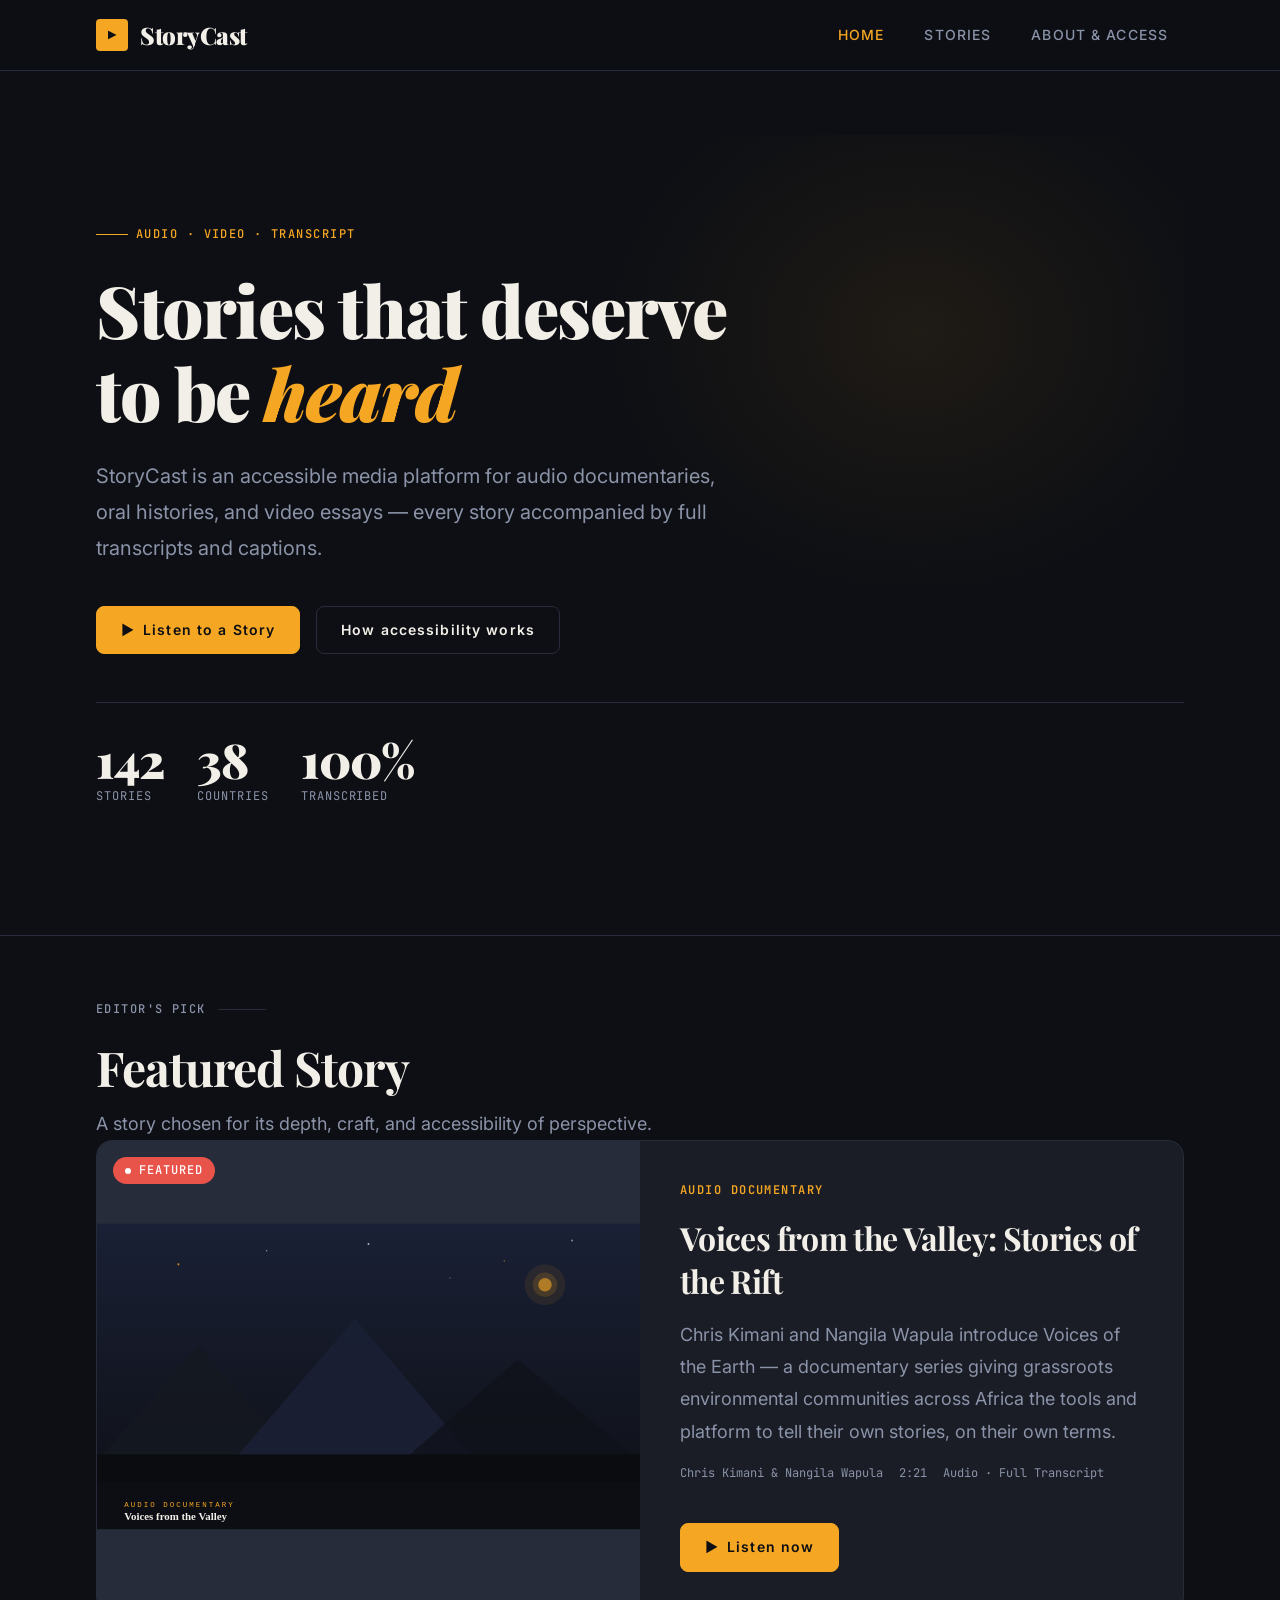
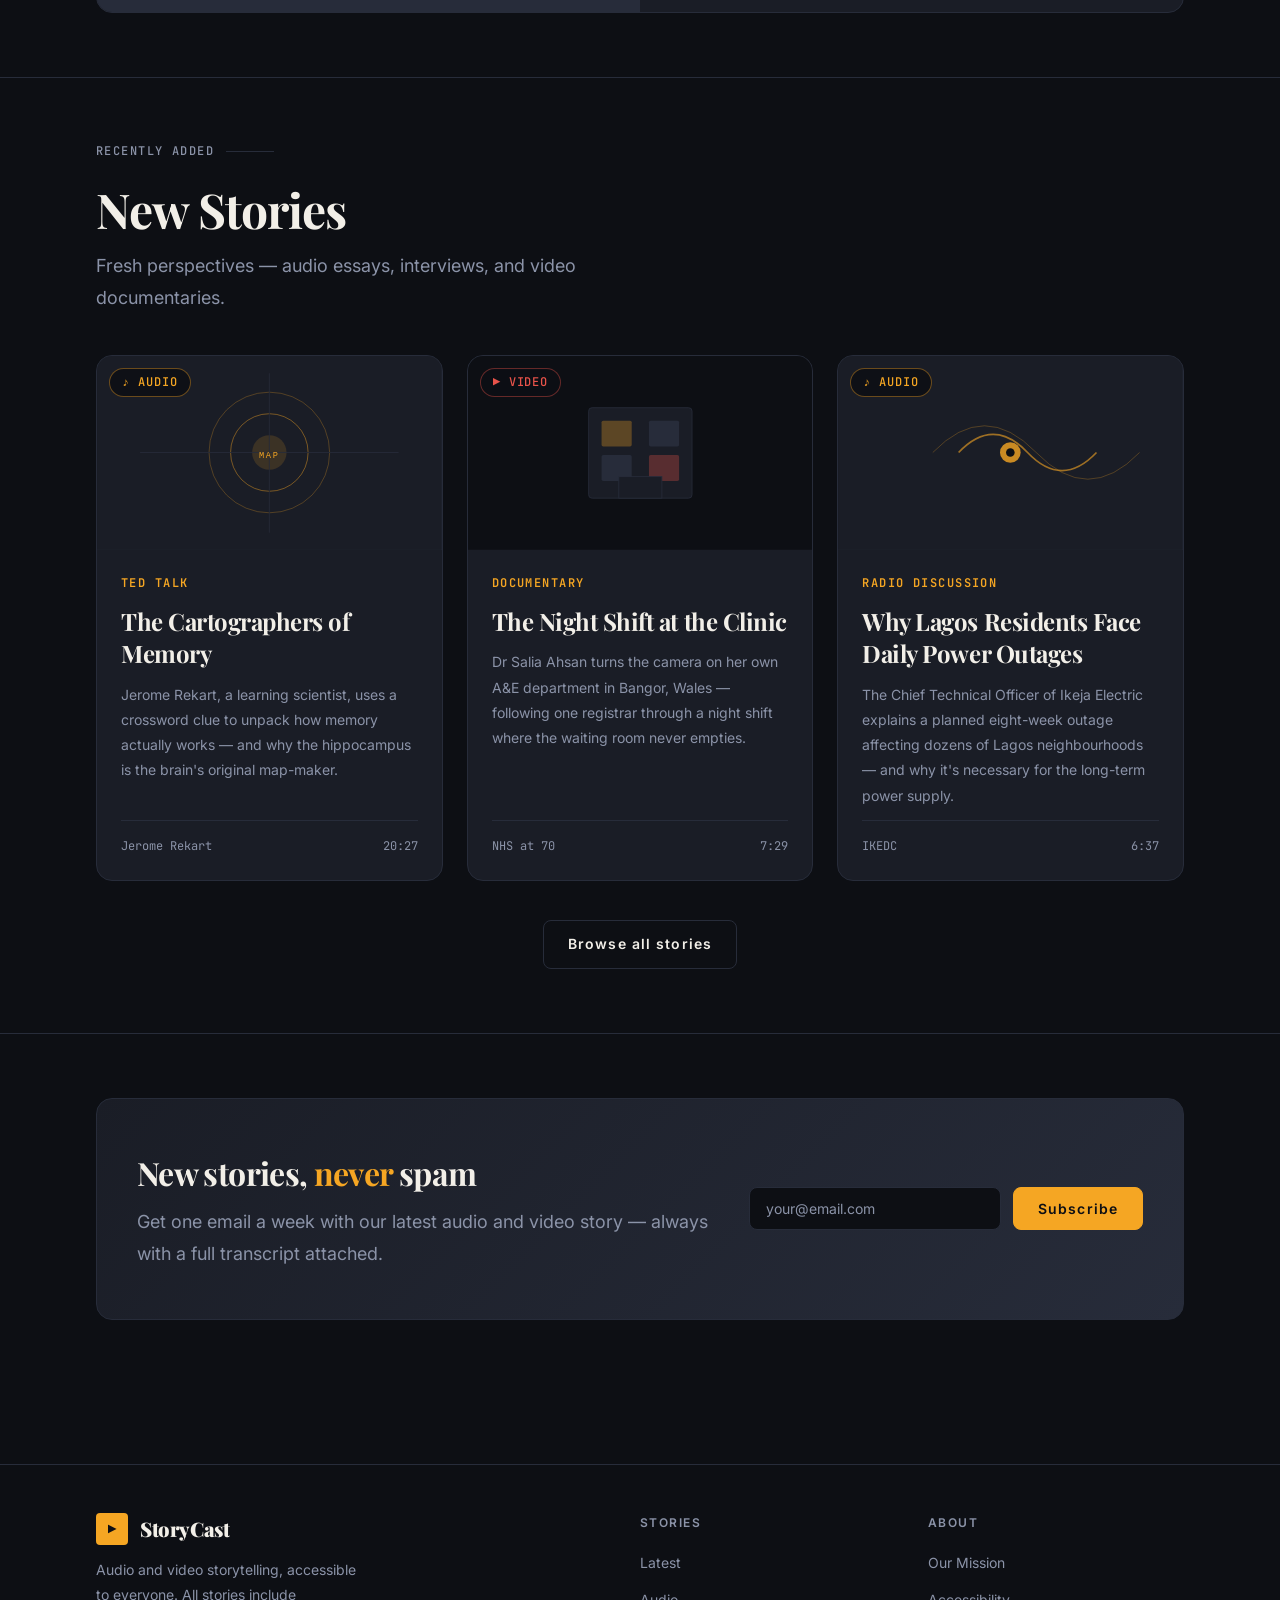
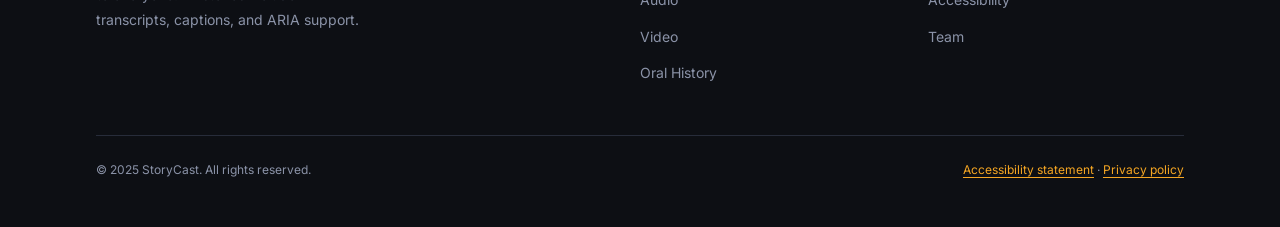
<file: index.html>
<!DOCTYPE html>
<html lang="en">
<head>
  <meta charset="UTF-8" />
  <meta name="viewport" content="width=device-width, initial-scale=1.0" />
  <meta name="description" content="StoryCast — audio and video storytelling from voices around the world. Fully accessible, human-centered narratives." />
  <title>StoryCast — Audio & Video Storytelling</title>
  <link rel="stylesheet" href="css/main.css" />
</head>
<body>

  <!-- Skip navigation link for keyboard users -->
  <a class="skip-link" href="#main-content">Skip to main content</a>

  <!-- ─── Site Header ─────────────────────────────────────────────────── -->
  <header class="site-header" role="banner">
    <div class="container site-header__inner">
      <a href="index.html" class="site-header__logo" aria-label="StoryCast home">
        <span class="site-header__logo-mark" aria-hidden="true">▶</span>
        StoryCast
      </a>

      <button class="site-nav__toggle"
              aria-controls="primary-nav"
              aria-expanded="false"
              aria-label="Toggle navigation">
        ☰
      </button>

      <nav aria-label="Primary navigation">
        <ul class="site-nav" id="primary-nav" role="list">
          <li><a class="site-nav__link" href="index.html" aria-current="page">Home</a></li>
          <li><a class="site-nav__link" href="story/voices-from-the-valley.html">Stories</a></li>
          <li><a class="site-nav__link" href="about.html">About & Access</a></li>
        </ul>
      </nav>
    </div>
  </header>

  <!-- ─── Main Content ────────────────────────────────────────────────── -->
  <main id="main-content">

    <!-- Hero -->
    <section class="page-section" aria-labelledby="hero-heading">
      <div class="container">
        <div class="hero">
          <p class="hero__label" aria-hidden="true">Audio · Video · Transcript</p>

          <h1 class="hero__title" id="hero-heading">
            Stories that deserve to be <em>heard</em>
          </h1>

          <p class="hero__description">
            StoryCast is an accessible media platform for audio documentaries,
            oral histories, and video essays — every story accompanied by full
            transcripts and captions.
          </p>

          <div class="hero__actions">
            <a href="story/voices-from-the-valley.html" class="btn btn--primary">
              <span aria-hidden="true">▶</span>
              Listen to a Story
            </a>
            <a href="about.html" class="btn btn--outline">
              How accessibility works
            </a>
          </div>

          <div class="hero__stats" role="list" aria-label="Platform statistics">
            <div class="hero__stat" role="listitem">
              <p class="hero__stat-number">142</p>
              <p class="hero__stat-label">Stories</p>
            </div>
            <div class="hero__stat" role="listitem">
              <p class="hero__stat-number">38</p>
              <p class="hero__stat-label">Countries</p>
            </div>
            <div class="hero__stat" role="listitem">
              <p class="hero__stat-number">100%</p>
              <p class="hero__stat-label">Transcribed</p>
            </div>
          </div>
        </div>
      </div>
    </section>

    <!-- Featured Story -->
    <section class="page-section" aria-labelledby="featured-heading">
      <div class="container">
        <p class="section-label" aria-hidden="true">Editor's pick</p>
        <h2 class="section-title" id="featured-heading">Featured Story</h2>
        <p class="section-subtitle">A story chosen for its depth, craft, and accessibility of perspective.</p>

        <article class="featured-story" aria-label="Featured: Voices from the Valley">
          <div class="featured-story__media">
            <!-- Decorative placeholder image representing the story -->
            <svg aria-hidden="true" viewBox="0 0 800 450" xmlns="http://www.w3.org/2000/svg" style="width:100%;height:100%;display:block;">
              <defs>
                <linearGradient id="sky" x1="0" y1="0" x2="0" y2="1">
                  <stop offset="0%" stop-color="#1a2035"/>
                  <stop offset="100%" stop-color="#0D0F14"/>
                </linearGradient>
              </defs>
              <rect width="800" height="450" fill="url(#sky)"/>
              <!-- Mountains -->
              <polygon points="0,350 150,180 300,350" fill="#141820" opacity="0.8"/>
              <polygon points="200,350 380,140 560,350" fill="#1a2035" opacity="0.9"/>
              <polygon points="450,350 620,200 800,350" fill="#0f1219" opacity="0.8"/>
              <!-- Stars -->
              <circle cx="120" cy="60" r="1.5" fill="#F5A623" opacity="0.8"/>
              <circle cx="250" cy="40" r="1" fill="#F2EFE8" opacity="0.6"/>
              <circle cx="400" cy="30" r="1.5" fill="#F2EFE8" opacity="0.7"/>
              <circle cx="600" cy="55" r="1" fill="#F5A623" opacity="0.6"/>
              <circle cx="700" cy="25" r="1.5" fill="#F2EFE8" opacity="0.5"/>
              <circle cx="520" cy="80" r="1" fill="#F2EFE8" opacity="0.4"/>
              <!-- Moon glow -->
              <circle cx="660" cy="90" r="30" fill="#F5A623" opacity="0.08"/>
              <circle cx="660" cy="90" r="18" fill="#F5A623" opacity="0.15"/>
              <circle cx="660" cy="90" r="10" fill="#F5A623" opacity="0.6"/>
              <!-- Ground -->
              <rect x="0" y="340" width="800" height="110" fill="#0a0c10"/>
              <!-- Story text overlay area -->
              <rect x="0" y="380" width="800" height="70" fill="rgba(13,15,20,0.7)"/>
              <text x="40" y="418" fill="#F5A623" font-family="monospace" font-size="11" letter-spacing="3">AUDIO DOCUMENTARY</text>
              <text x="40" y="437" fill="#F2EFE8" font-family="Georgia" font-size="16" font-weight="bold">Voices from the Valley</text>
            </svg>
            <div class="featured-story__badge" aria-label="Featured story">Featured</div>
          </div>

          <div class="featured-story__content">
            <p class="featured-story__category">Audio Documentary</p>
            <h3 class="featured-story__title">
              <a href="story/voices-from-the-valley.html">
                Voices from the Valley: Stories of the Rift
              </a>
            </h3>
            <p class="featured-story__excerpt">
              Chris Kimani and Nangila Wapula introduce Voices of the Earth — a documentary
              series giving grassroots environmental communities across Africa the tools and
              platform to tell their own stories, on their own terms.
            </p>
            <div class="featured-story__meta">
              <span>Chris Kimani & Nangila Wapula</span>
              <span aria-label="Duration: 2 minutes 21 seconds">2:21</span>
              <span>Audio · Full Transcript</span>
            </div>
            <div style="margin-top: 1.5rem;">
              <a href="story/voices-from-the-valley.html" class="btn btn--primary">
                <span aria-hidden="true">▶</span> Listen now
              </a>
            </div>
          </div>
        </article>
      </div>
    </section>

    <!-- Recent Stories Grid -->
    <section class="page-section" aria-labelledby="recent-heading">
      <div class="container">
        <p class="section-label" aria-hidden="true">Recently added</p>
        <h2 class="section-title" id="recent-heading">New Stories</h2>
        <p class="section-subtitle">Fresh perspectives — audio essays, interviews, and video documentaries.</p>

        <div class="story-grid" style="margin-top: 2.5rem;">
          <div class="stories-grid">

            <article class="story-card" aria-label="Story: The Cartographers of Memory">
              <div class="story-card__thumbnail">
                <svg aria-hidden="true" viewBox="0 0 400 225" xmlns="http://www.w3.org/2000/svg" style="width:100%;height:100%">
                  <rect width="400" height="225" fill="#1A1D26"/>
                  <circle cx="200" cy="112" r="70" fill="none" stroke="#F5A623" stroke-width="1" opacity="0.3"/>
                  <circle cx="200" cy="112" r="45" fill="none" stroke="#F5A623" stroke-width="1" opacity="0.5"/>
                  <circle cx="200" cy="112" r="20" fill="#F5A623" opacity="0.15"/>
                  <line x1="50" y1="112" x2="350" y2="112" stroke="#272C3A" stroke-width="1"/>
                  <line x1="200" y1="20" x2="200" y2="205" stroke="#272C3A" stroke-width="1"/>
                  <text x="200" y="118" text-anchor="middle" fill="#F5A623" font-family="monospace" font-size="10" letter-spacing="2">MAP</text>
                </svg>
                <span class="story-card__badge story-card__badge--audio" aria-label="Audio story">
                  ♪ Audio
                </span>
              </div>
              <div class="story-card__body">
                <p class="story-card__category">TED Talk</p>
                <h3 class="story-card__title">
                  <a href="story/cartographers-of-memory.html">The Cartographers of Memory</a>
                </h3>
                <p class="story-card__excerpt">
                  Jerome Rekart, a learning scientist, uses a crossword clue to unpack
                  how memory actually works — and why the hippocampus is the brain's
                  original map-maker.
                </p>
                <div class="story-card__meta">
                  <span>Jerome Rekart</span>
                  <span class="story-card__duration" aria-label="Duration: 20 minutes 27 seconds">20:27</span>
                </div>
              </div>
            </article>

            <article class="story-card" aria-label="Story: The Night Shift at the Clinic">
              <div class="story-card__thumbnail">
                <svg aria-hidden="true" viewBox="0 0 400 225" xmlns="http://www.w3.org/2000/svg" style="width:100%;height:100%">
                  <rect width="400" height="225" fill="#0D0F14"/>
                  <rect x="140" y="60" width="120" height="105" rx="4" fill="#1A1D26" stroke="#272C3A" stroke-width="1"/>
                  <rect x="155" y="75" width="35" height="30" rx="2" fill="#F5A623" opacity="0.3"/>
                  <rect x="210" y="75" width="35" height="30" rx="2" fill="#272C3A"/>
                  <rect x="155" y="115" width="35" height="30" rx="2" fill="#272C3A"/>
                  <rect x="210" y="115" width="35" height="30" rx="2" fill="#E8534A" opacity="0.3"/>
                  <rect x="175" y="140" width="50" height="25" rx="0" fill="#1A1D26" stroke="#272C3A"/>
                </svg>
                <span class="story-card__badge story-card__badge--video" aria-label="Video story">
                  ▶ Video
                </span>
              </div>
              <div class="story-card__body">
                <p class="story-card__category">Documentary</p>
                <h3 class="story-card__title">
                  <a href="story/night-shift-at-the-clinic.html">The Night Shift at the Clinic</a>
                </h3>
                <p class="story-card__excerpt">
                  Dr Salia Ahsan turns the camera on her own A&amp;E department in Bangor,
                  Wales — following one registrar through a night shift where the waiting
                  room never empties.
                </p>
                <div class="story-card__meta">
                  <span>NHS at 70</span>
                  <span class="story-card__duration" aria-label="Duration: 7 minutes 29 seconds">7:29</span>
                </div>
              </div>
            </article>

            <article class="story-card" aria-label="Story: Radio Discussion — Lagos Power Outages">
              <div class="story-card__thumbnail">
                <svg aria-hidden="true" viewBox="0 0 400 225" xmlns="http://www.w3.org/2000/svg" style="width:100%;height:100%">
                  <rect width="400" height="225" fill="#1A1D26"/>
                  <!-- Sound waves -->
                  <path d="M140,112 Q180,70 220,112 Q260,154 300,112" fill="none" stroke="#F5A623" stroke-width="2" opacity="0.6"/>
                  <path d="M110,112 Q170,50 230,112 Q290,174 350,112" fill="none" stroke="#F5A623" stroke-width="1" opacity="0.3"/>
                  <circle cx="200" cy="112" r="12" fill="#F5A623" opacity="0.8"/>
                  <circle cx="200" cy="112" r="5" fill="#0D0F14"/>
                </svg>
                <span class="story-card__badge story-card__badge--audio" aria-label="Audio story">
                  ♪ Audio
                </span>
              </div>
              <div class="story-card__body">
                <p class="story-card__category">Radio Discussion</p>
                <h3 class="story-card__title">
                  <a href="story/radio-discussion.html">Why Lagos Residents Face Daily Power Outages</a>
                </h3>
                <p class="story-card__excerpt">
                  The Chief Technical Officer of Ikeja Electric explains a planned
                  eight-week outage affecting dozens of Lagos neighbourhoods — and why
                  it's necessary for the long-term power supply.
                </p>
                <div class="story-card__meta">
                  <span>IKEDC</span>
                  <span class="story-card__duration" aria-label="Duration: 6 minutes 37 seconds">6:37</span>
                </div>
              </div>
            </article>

          </div><!-- .stories-grid -->
        </div><!-- .story-grid container query wrapper -->

        <div style="text-align: center; margin-top: 2.5rem;">
          <a href="story/voices-from-the-valley.html" class="btn btn--outline">Browse all stories</a>
        </div>
      </div>
    </section>

    <!-- Newsletter / CTA -->
    <section class="page-section" aria-labelledby="newsletter-heading">
      <div class="container">
        <div class="cta-band">
          <div>
            <h2 class="cta-band__heading" id="newsletter-heading">
              New stories, <em>never</em> spam
            </h2>
            <p class="cta-band__body">
              Get one email a week with our latest audio and video story — 
              always with a full transcript attached.
            </p>
          </div>
          <form class="cta-band__form" action="#" method="post" novalidate aria-label="Newsletter signup">
            <label for="newsletter-email" class="sr-only">Email address</label>
            <input
              class="cta-band__input"
              type="email"
              id="newsletter-email"
              name="email"
              placeholder="your@email.com"
              autocomplete="email"
              required
              aria-required="true"
            />
            <button type="submit" class="btn btn--primary">Subscribe</button>
          </form>
        </div>
      </div>
    </section>

  </main>

  <!-- ─── Site Footer ──────────────────────────────────────────────────── -->
  <footer class="site-footer" role="contentinfo">
    <div class="container">
      <div class="site-footer__inner">
        <div class="site-footer__brand">
          <a href="index.html" class="site-header__logo" aria-label="StoryCast home" style="font-size:1.25rem;">
            <span class="site-header__logo-mark" aria-hidden="true">▶</span>
            StoryCast
          </a>
          <p>Audio and video storytelling, accessible to everyone. All stories include transcripts, captions, and ARIA support.</p>
        </div>

        <nav aria-label="Footer navigation — Stories">
          <p class="site-footer__heading">Stories</p>
          <ul class="site-footer__links" role="list">
            <li><a href="story/voices-from-the-valley.html">Latest</a></li>
            <li><a href="story/voices-from-the-valley.html">Audio</a></li>
            <li><a href="story/voices-from-the-valley.html">Video</a></li>
            <li><a href="story/voices-from-the-valley.html">Oral History</a></li>
          </ul>
        </nav>

        <nav aria-label="Footer navigation — About">
          <p class="site-footer__heading">About</p>
          <ul class="site-footer__links" role="list">
            <li><a href="about.html">Our Mission</a></li>
            <li><a href="about.html#accessibility">Accessibility</a></li>
            <li><a href="about.html#team">Team</a></li>
          </ul>
        </nav>
      </div>

      <div class="site-footer__bottom">
        <p>© 2025 StoryCast. All rights reserved.</p>
        <p>
          <a href="about.html#accessibility">Accessibility statement</a> ·
          <a href="#" rel="noopener">Privacy policy</a>
        </p>
      </div>
    </div>
  </footer>

  <script>
    // Mobile nav toggle
    const toggle = document.querySelector('.site-nav__toggle');
    const nav = document.querySelector('.site-nav');
    if (toggle && nav) {
      toggle.addEventListener('click', () => {
        const isOpen = nav.classList.toggle('is-open');
        toggle.setAttribute('aria-expanded', isOpen);
        toggle.textContent = isOpen ? '✕' : '☰';
      });
    }
  </script>

</body>
</html>
</file>
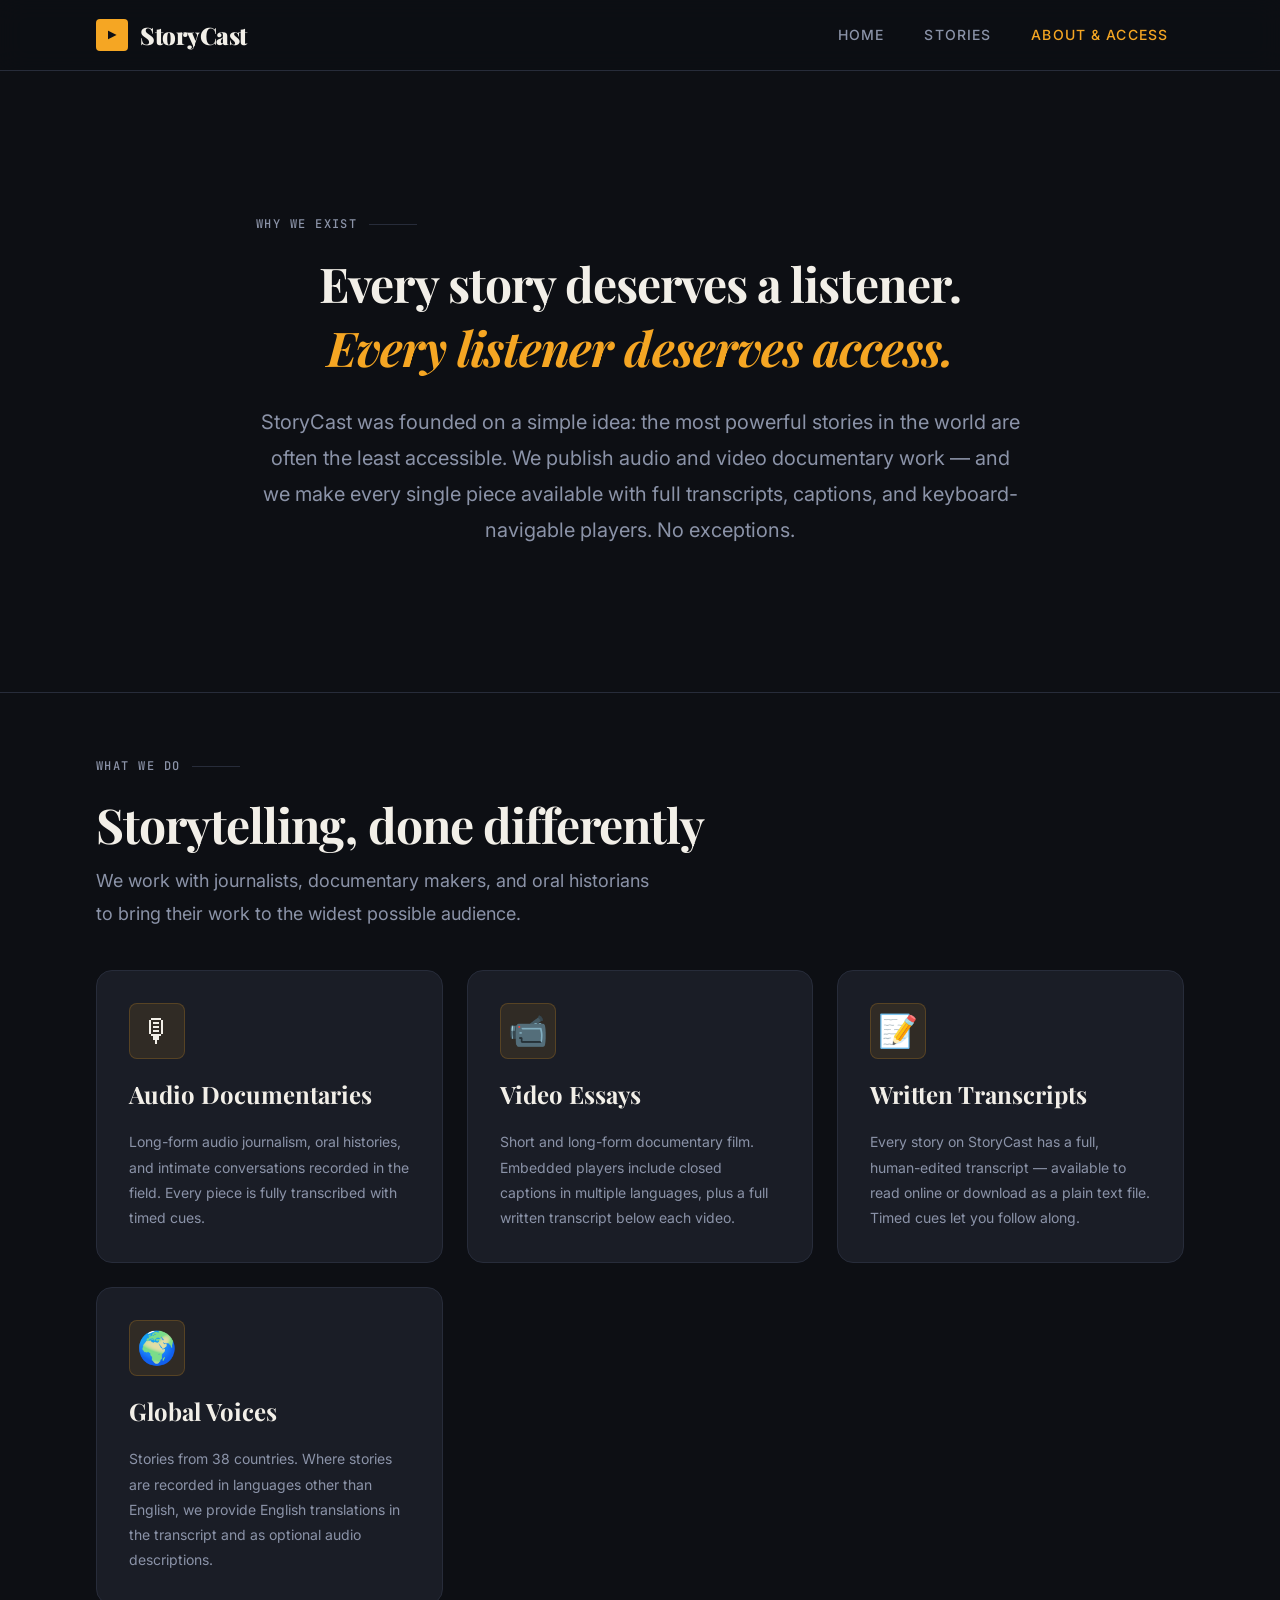
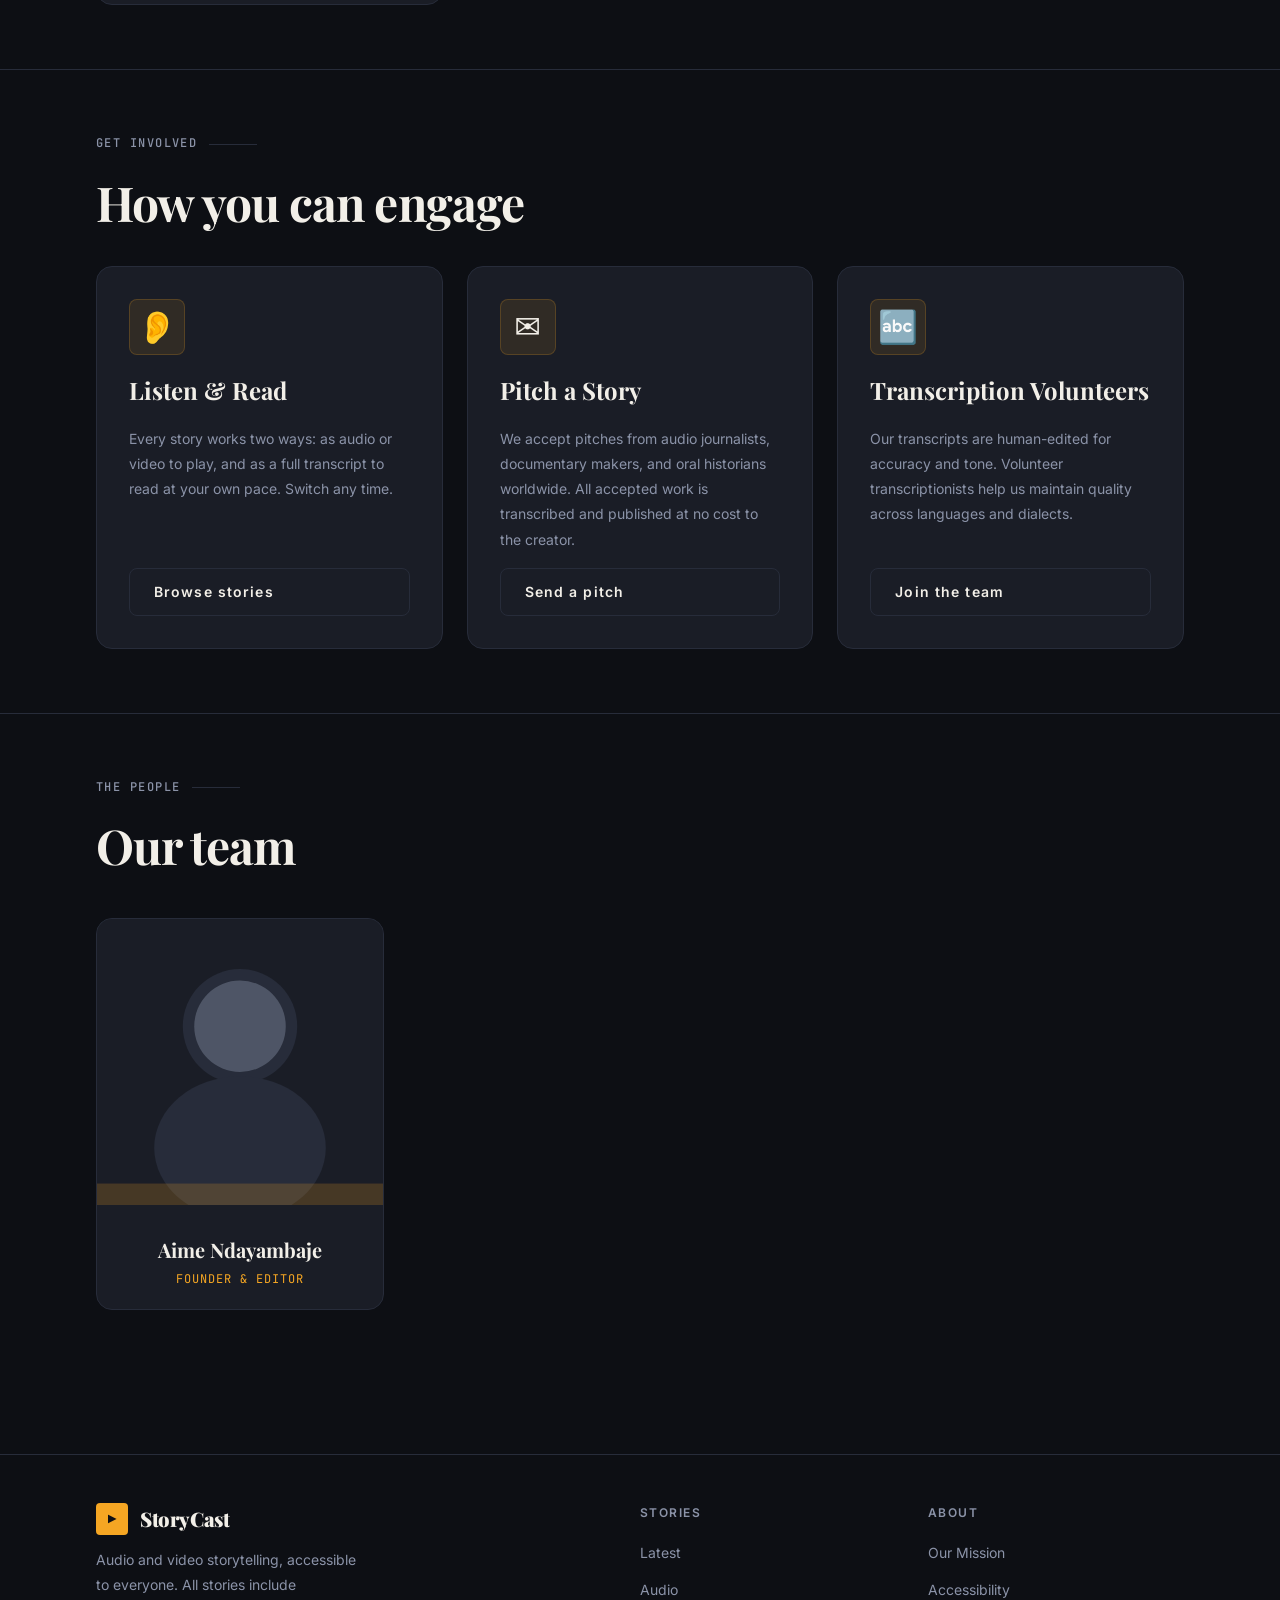
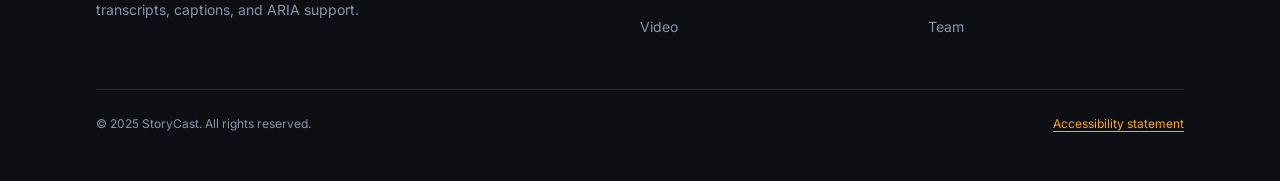
<file: about.html>
<!DOCTYPE html>
<html lang="en">
<head>
  <meta charset="UTF-8" />
  <meta name="viewport" content="width=device-width, initial-scale=1.0" />
  <meta name="description" content="About StoryCast — our mission to make audio and video storytelling accessible to everyone, with full transcripts, captions, and ARIA support." />
  <title>About & Access — StoryCast</title>
  <link rel="stylesheet" href="css/main.css" />
</head>
<body>

  <a class="skip-link" href="#main-content">Skip to main content</a>

  <!-- ─── Header ──────────────────────────────────────────────────────── -->
  <header class="site-header" role="banner">
    <div class="container site-header__inner">
      <a href="index.html" class="site-header__logo" aria-label="StoryCast home">
        <span class="site-header__logo-mark" aria-hidden="true">▶</span>
        StoryCast
      </a>

      <button class="site-nav__toggle"
              aria-controls="primary-nav"
              aria-expanded="false"
              aria-label="Toggle navigation">☰</button>

      <nav aria-label="Primary navigation">
        <ul class="site-nav" id="primary-nav" role="list">
          <li><a class="site-nav__link" href="index.html">Home</a></li>
          <li><a class="site-nav__link" href="story/voices-from-the-valley.html">Stories</a></li>
          <li><a class="site-nav__link" href="about.html" aria-current="page">About & Access</a></li>
        </ul>
      </nav>
    </div>
  </header>

  <!-- ─── Main ────────────────────────────────────────────────────────── -->
  <main id="main-content">

    <!-- Mission -->
    <section class="page-section" aria-labelledby="mission-heading">
      <div class="container">
        <div class="mission-block">
          <p class="section-label" aria-hidden="true">Why we exist</p>
          <h1 class="mission-block__quote" id="mission-heading">
            Every story deserves a listener.
            <em>Every listener deserves access.</em>
          </h1>
          <p class="mission-block__body">
            StoryCast was founded on a simple idea: the most powerful stories in 
            the world are often the least accessible. We publish audio and video
            documentary work — and we make every single piece available with
            full transcripts, captions, and keyboard-navigable players.
            No exceptions.
          </p>
        </div>
      </div>
    </section>

    <!-- What we do -->
    <section class="page-section" aria-labelledby="features-heading">
      <div class="container">
        <p class="section-label" aria-hidden="true">What we do</p>
        <h2 class="section-title" id="features-heading">Storytelling, done differently</h2>
        <p class="section-subtitle">We work with journalists, documentary makers, and oral historians to bring their work to the widest possible audience.</p>

        <div class="feature-grid" style="margin-top: 2.5rem;">

          <div class="feature-card">
            <div class="feature-card__icon" aria-hidden="true">🎙</div>
            <h3 class="feature-card__title">Audio Documentaries</h3>
            <p class="feature-card__body">
              Long-form audio journalism, oral histories, and intimate
              conversations recorded in the field. Every piece is
              fully transcribed with timed cues.
            </p>
          </div>

          <div class="feature-card">
            <div class="feature-card__icon" aria-hidden="true">📹</div>
            <h3 class="feature-card__title">Video Essays</h3>
            <p class="feature-card__body">
              Short and long-form documentary film. Embedded players
              include closed captions in multiple languages, plus
              a full written transcript below each video.
            </p>
          </div>

          <div class="feature-card">
            <div class="feature-card__icon" aria-hidden="true">📝</div>
            <h3 class="feature-card__title">Written Transcripts</h3>
            <p class="feature-card__body">
              Every story on StoryCast has a full, human-edited
              transcript — available to read online or download as
              a plain text file. Timed cues let you follow along.
            </p>
          </div>

          <div class="feature-card">
            <div class="feature-card__icon" aria-hidden="true">🌍</div>
            <h3 class="feature-card__title">Global Voices</h3>
            <p class="feature-card__body">
              Stories from 38 countries. Where stories are recorded in
              languages other than English, we provide English translations
              in the transcript and as optional audio descriptions.
            </p>
          </div>

        </div>
      </div>
    </section>

    <!-- How to engage -->
    <section class="page-section" aria-labelledby="engage-heading">
      <div class="container">
        <p class="section-label" aria-hidden="true">Get involved</p>
        <h2 class="section-title" id="engage-heading">How you can engage</h2>

        <div class="feature-grid" style="margin-top:2rem;">

          <div class="feature-card">
            <div class="feature-card__icon" aria-hidden="true">👂</div>
            <h3 class="feature-card__title">Listen & Read</h3>
            <p class="feature-card__body">
              Every story works two ways: as audio or video to play, and as a
              full transcript to read at your own pace. Switch any time.
            </p>
            <a href="story/voices-from-the-valley.html" class="btn btn--outline" style="margin-top:auto;">Browse stories</a>
          </div>

          <div class="feature-card">
            <div class="feature-card__icon" aria-hidden="true">✉️</div>
            <h3 class="feature-card__title">Pitch a Story</h3>
            <p class="feature-card__body">
              We accept pitches from audio journalists, documentary makers, and
              oral historians worldwide. All accepted work is transcribed and
              published at no cost to the creator.
            </p>
            <a href="mailto:pitch@storycast.example" class="btn btn--outline" style="margin-top:auto;">Send a pitch</a>
          </div>

          <div class="feature-card">
            <div class="feature-card__icon" aria-hidden="true">🔤</div>
            <h3 class="feature-card__title">Transcription Volunteers</h3>
            <p class="feature-card__body">
              Our transcripts are human-edited for accuracy and tone. Volunteer
              transcriptionists help us maintain quality across languages and dialects.
            </p>
            <a href="mailto:volunteer@storycast.example" class="btn btn--outline" style="margin-top:auto;">Join the team</a>
          </div>

        </div>
      </div>
    </section>

    <!-- Team -->
    <section class="page-section" id="team" aria-labelledby="team-heading">
      <div class="container">
        <p class="section-label" aria-hidden="true">The people</p>
        <h2 class="section-title" id="team-heading">Our team</h2>

        <div class="team-grid" style="margin-top:2.5rem; max-width:18rem;">

          <article class="team-card" aria-label="Team member: Aime Ndayambaje, Founder & Editor">
            <svg class="team-card__img" aria-hidden="true" viewBox="0 0 200 200" xmlns="http://www.w3.org/2000/svg">
              <rect width="200" height="200" fill="#1A1D26"/>
              <circle cx="100" cy="75" r="40" fill="#272C3A"/>
              <circle cx="100" cy="75" r="32" fill="#8B93A8" opacity="0.4"/>
              <ellipse cx="100" cy="160" rx="60" ry="50" fill="#272C3A"/>
              <rect x="0" y="185" width="200" height="15" fill="#F5A623" opacity="0.2"/>
            </svg>
            <div class="team-card__body">
              <h3 class="team-card__name">Aime Ndayambaje</h3>
              <p class="team-card__role">Founder & Editor</p>
            </div>
          </article>

        </div>
      </div>
    </section>

  </main>

  <!-- ─── Footer ──────────────────────────────────────────────────────── -->
  <footer class="site-footer" role="contentinfo">
    <div class="container">
      <div class="site-footer__inner">
        <div class="site-footer__brand">
          <a href="index.html" class="site-header__logo" aria-label="StoryCast home" style="font-size:1.25rem;">
            <span class="site-header__logo-mark" aria-hidden="true">▶</span>
            StoryCast
          </a>
          <p>Audio and video storytelling, accessible to everyone. All stories include transcripts, captions, and ARIA support.</p>
        </div>
        <nav aria-label="Footer navigation — Stories">
          <p class="site-footer__heading">Stories</p>
          <ul class="site-footer__links" role="list">
            <li><a href="story/voices-from-the-valley.html">Latest</a></li>
            <li><a href="story/voices-from-the-valley.html">Audio</a></li>
            <li><a href="story/voices-from-the-valley.html">Video</a></li>
          </ul>
        </nav>
        <nav aria-label="Footer navigation — About">
          <p class="site-footer__heading">About</p>
          <ul class="site-footer__links" role="list">
            <li><a href="about.html">Our Mission</a></li>
            <li><a href="about.html#accessibility">Accessibility</a></li>
            <li><a href="about.html#team">Team</a></li>
          </ul>
        </nav>
      </div>
      <div class="site-footer__bottom">
        <p>© 2025 StoryCast. All rights reserved.</p>
        <a href="about.html#accessibility">Accessibility statement</a>
      </div>
    </div>
  </footer>

  <script>
    const toggle = document.querySelector('.site-nav__toggle');
    const nav = document.querySelector('.site-nav');
    if (toggle && nav) {
      toggle.addEventListener('click', () => {
        const isOpen = nav.classList.toggle('is-open');
        toggle.setAttribute('aria-expanded', isOpen);
        toggle.textContent = isOpen ? '✕' : '☰';
      });
    }
  </script>

</body>
</html>
</file>
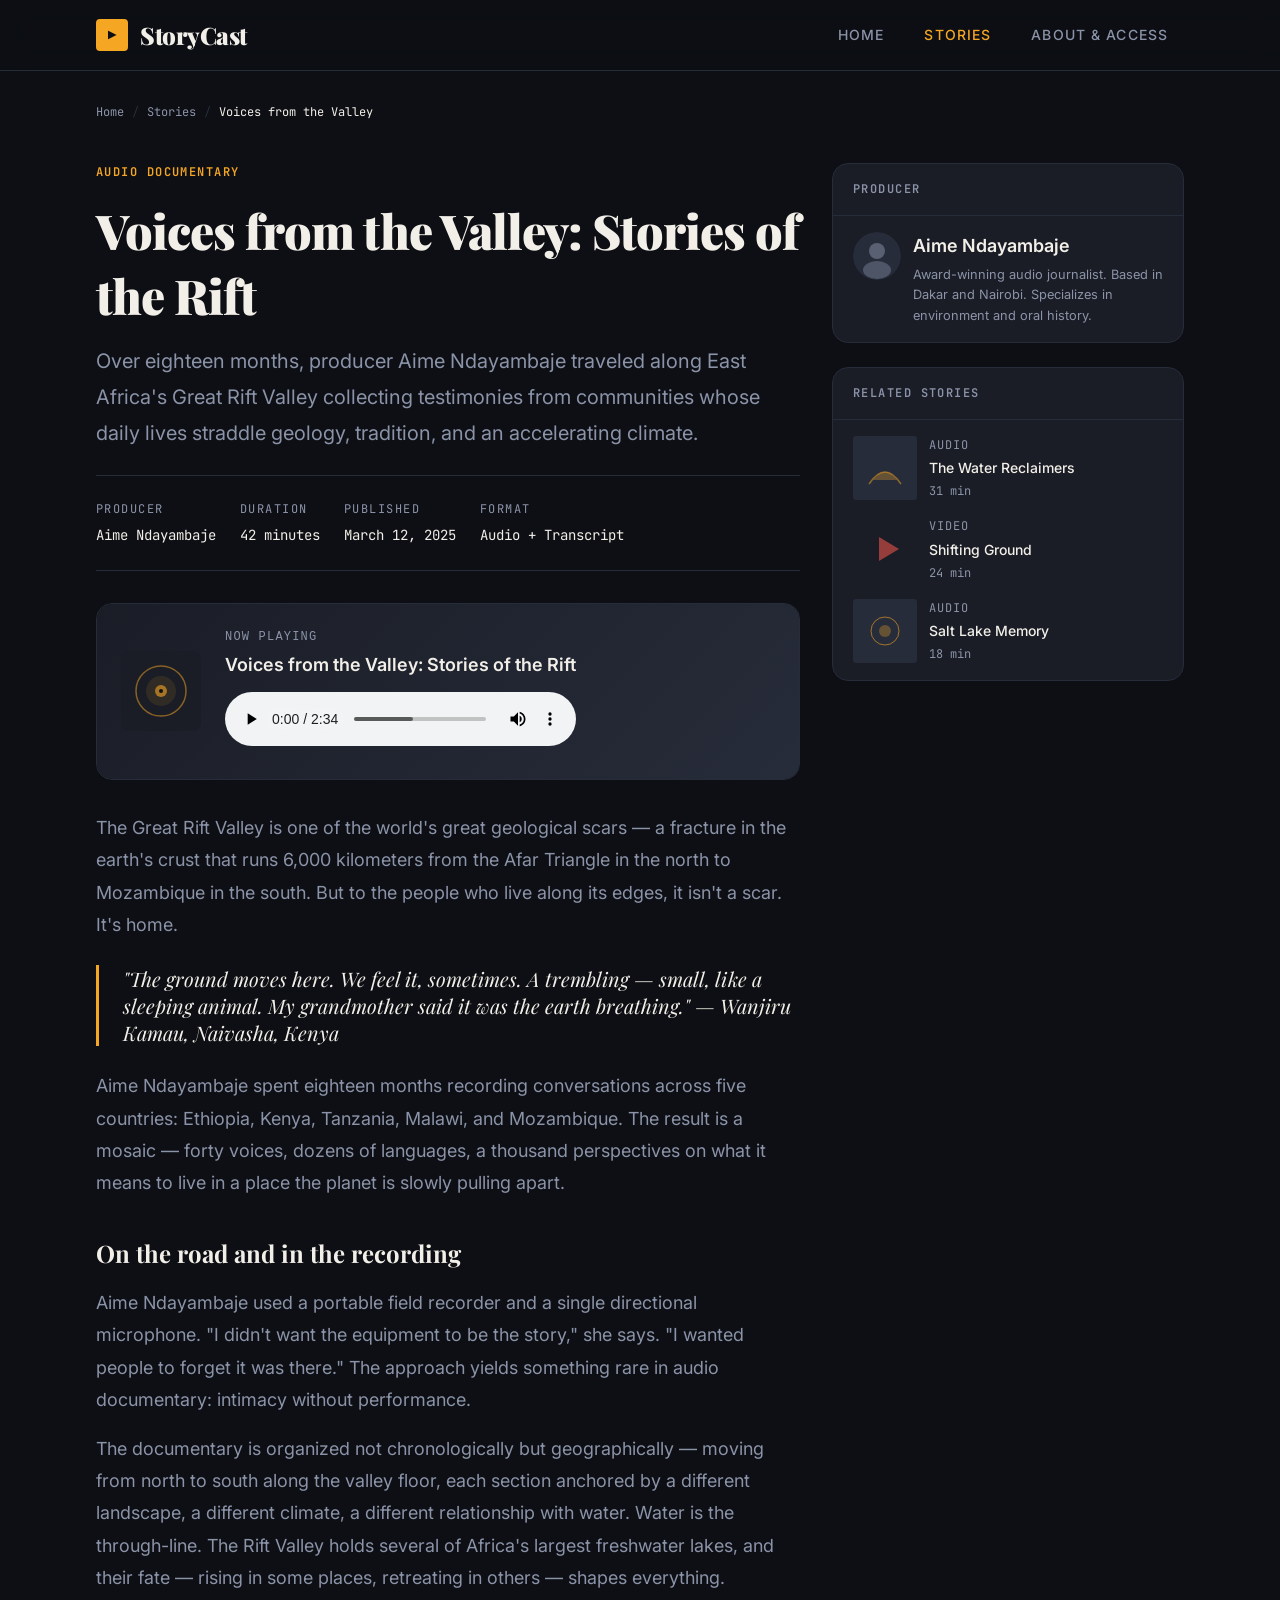
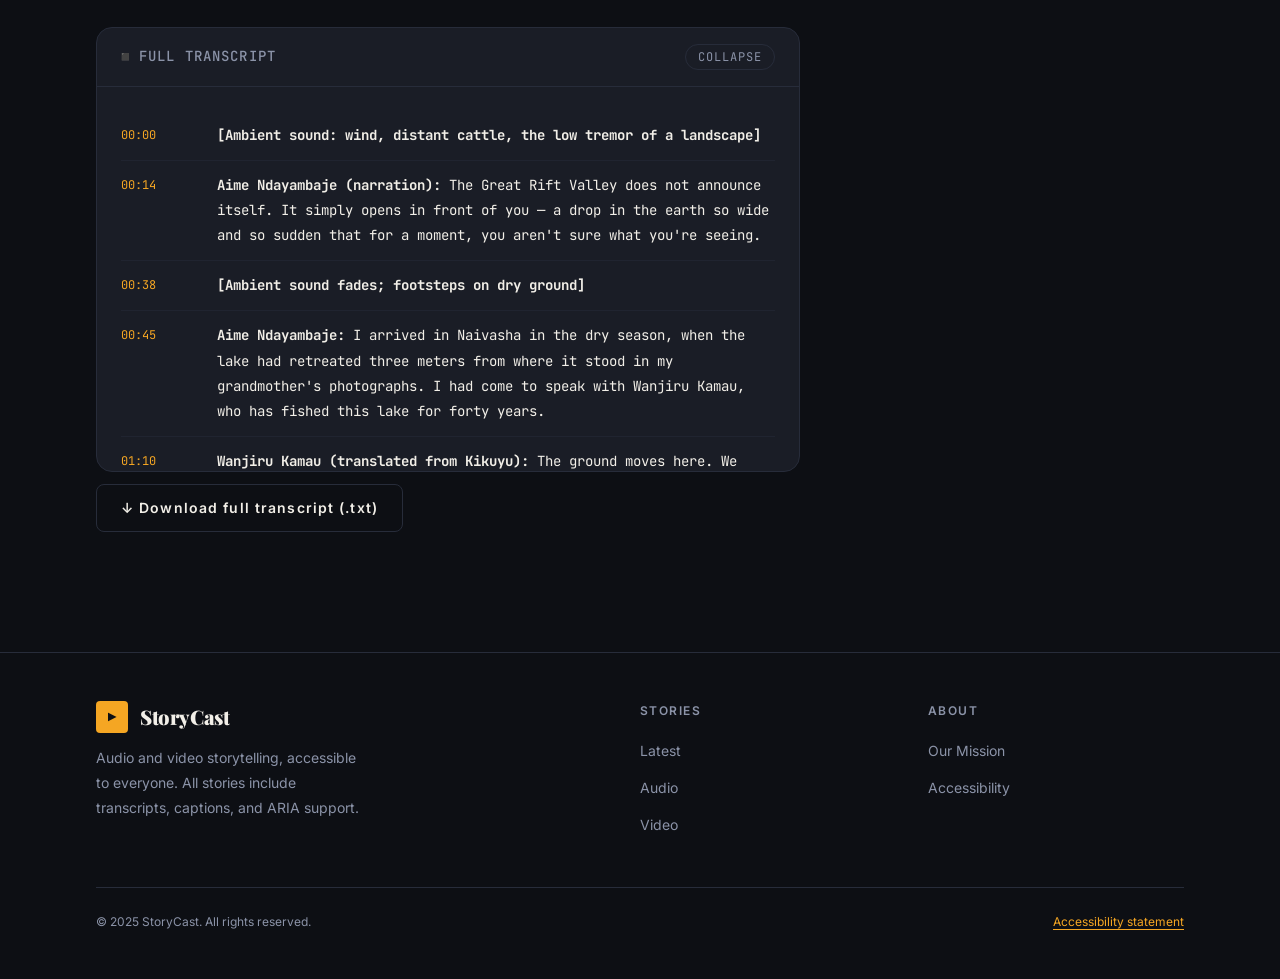
<file: story/voices-from-the-valley.html>
<!DOCTYPE html>
<html lang="en">
<head>
  <meta charset="UTF-8" />
  <meta name="viewport" content="width=device-width, initial-scale=1.0" />
  <meta name="description" content="Voices from the Valley: Stories of the Rift — an audio documentary by Aime Ndayambaje. Communities along East Africa's Great Rift Valley, in their own words." />
  <title>Voices from the Valley — StoryCast</title>
  <link rel="stylesheet" href="../css/main.css" />
</head>
<body>

  <a class="skip-link" href="#main-content">Skip to main content</a>

  <!-- ─── Header ──────────────────────────────────────────────────────── -->
  <header class="site-header" role="banner">
    <div class="container site-header__inner">
      <a href="../index.html" class="site-header__logo" aria-label="StoryCast home">
        <span class="site-header__logo-mark" aria-hidden="true">▶</span>
        StoryCast
      </a>

      <button class="site-nav__toggle"
              aria-controls="primary-nav"
              aria-expanded="false"
              aria-label="Toggle navigation">☰</button>

      <nav aria-label="Primary navigation">
        <ul class="site-nav" id="primary-nav" role="list">
          <li><a class="site-nav__link" href="../index.html">Home</a></li>
          <li><a class="site-nav__link" href="voices-from-the-valley.html" aria-current="page">Stories</a></li>
          <li><a class="site-nav__link" href="../about.html">About & Access</a></li>
        </ul>
      </nav>
    </div>
  </header>

  <!-- ─── Main ────────────────────────────────────────────────────────── -->
  <main id="main-content">
    <div class="container" style="padding-block: 2rem 0;">

      <!-- Breadcrumb -->
      <nav aria-label="Breadcrumb">
        <ol class="breadcrumb" role="list">
          <li><a href="../index.html">Home</a></li>
          <li><a href="../index.html">Stories</a></li>
          <li aria-current="page">Voices from the Valley</li>
        </ol>
      </nav>
    </div>

    <div class="container" style="padding-block: 2.5rem;">
      <div class="story-layout">

        <!-- ── Story Main Column ───────────────────────────────────────── -->
        <div class="story-main">

          <!-- Story Header -->
          <header class="story-header">
            <p class="story-header__category">
              <span aria-label="Category: Audio Documentary">Audio Documentary</span>
            </p>

            <h1 class="story-header__title">
              Voices from the Valley: Stories of the Rift
            </h1>

            <p class="story-header__description">
              Over eighteen months, producer Aime Ndayambaje traveled along East Africa's
              Great Rift Valley collecting testimonies from communities whose daily lives
              straddle geology, tradition, and an accelerating climate.
            </p>

            <dl class="story-header__meta">
              <div class="story-header__meta-item">
                <dt class="story-header__meta-item-label">Producer</dt>
                <dd class="story-header__meta-item-value">Aime Ndayambaje</dd>
              </div>
              <div class="story-header__meta-item">
                <dt class="story-header__meta-item-label">Duration</dt>
                <dd class="story-header__meta-item-value">42 minutes</dd>
              </div>
              <div class="story-header__meta-item">
                <dt class="story-header__meta-item-label">Published</dt>
                <dd class="story-header__meta-item-value">March 12, 2025</dd>
              </div>
              <div class="story-header__meta-item">
                <dt class="story-header__meta-item-label">Format</dt>
                <dd class="story-header__meta-item-value">Audio + Transcript</dd>
              </div>
            </dl>
          </header>

          <!-- Audio Player -->
          <section aria-labelledby="player-heading">
            <h2 id="player-heading" class="sr-only">Audio player</h2>

            <div class="media-player">
              <div class="media-player__audio-wrap">
                <!-- Album art / cover -->
                <svg class="media-player__audio-art" aria-hidden="true"
                     viewBox="0 0 80 80" xmlns="http://www.w3.org/2000/svg">
                  <rect width="80" height="80" fill="#1A1D26"/>
                  <circle cx="40" cy="40" r="25" fill="none" stroke="#F5A623" stroke-width="1.5" opacity="0.5"/>
                  <circle cx="40" cy="40" r="15" fill="#F5A623" opacity="0.1"/>
                  <circle cx="40" cy="40" r="6" fill="#F5A623" opacity="0.6"/>
                  <circle cx="40" cy="40" r="2" fill="#0D0F14"/>
                </svg>

                <div>
                  <p style="font-family:monospace; font-size:0.75rem; color:#8B93A8; text-transform:uppercase; letter-spacing:0.1em; margin-bottom:0.25rem;">Now Playing</p>
                  <p style="font-weight:600; margin-bottom:0.75rem;">Voices from the Valley: Stories of the Rift</p>

                  <audio
                    controls
                    aria-label="Audio: Voices from the Valley — 2 minutes 21 seconds"
                    preload="metadata"
                    style="width:100%;"
                  >
                    <source src="../assets/audio/voices-from-the-valley.mp3" type="audio/mpeg" />
                    <p>
                      Your browser does not support the audio element.
                      <a href="../assets/transcripts/voices-from-the-valley.txt">Read the transcript instead</a>.
                    </p>
                  </audio>
                </div>
              </div>
            </div>
          </section>

          <!-- Story Body -->
          <section aria-labelledby="story-body-heading">
            <h2 id="story-body-heading" class="sr-only">Story</h2>
            <div class="prose">
              <p>
                The Great Rift Valley is one of the world's great geological scars —
                a fracture in the earth's crust that runs 6,000 kilometers from the
                Afar Triangle in the north to Mozambique in the south. But to the
                people who live along its edges, it isn't a scar. It's home.
              </p>

              <blockquote>
                "The ground moves here. We feel it, sometimes. A trembling — small,
                like a sleeping animal. My grandmother said it was the earth
                breathing." — Wanjiru Kamau, Naivasha, Kenya
              </blockquote>

              <p>
                Aime Ndayambaje spent eighteen months recording conversations across
                five countries: Ethiopia, Kenya, Tanzania, Malawi, and Mozambique.
                The result is a mosaic — forty voices, dozens of languages, a
                thousand perspectives on what it means to live in a place the
                planet is slowly pulling apart.
              </p>

              <h3>On the road and in the recording</h3>

              <p>
                Aime Ndayambaje used a portable field recorder and a single directional
                microphone. "I didn't want the equipment to be the story," she says.
                "I wanted people to forget it was there." The approach yields
                something rare in audio documentary: intimacy without performance.
              </p>

              <p>
                The documentary is organized not chronologically but geographically —
                moving from north to south along the valley floor, each section
                anchored by a different landscape, a different climate, a different
                relationship with water. Water is the through-line. The Rift Valley
                holds several of Africa's largest freshwater lakes, and their fate —
                rising in some places, retreating in others — shapes everything.
              </p>
            </div>
          </section>

          <!-- Transcript -->
          <section aria-labelledby="transcript-heading">
            <h2 id="transcript-heading" class="sr-only">Transcript</h2>

            <div class="transcript">
              <div class="transcript__header">
                <p class="transcript__title">Full Transcript</p>
                <button class="transcript__toggle"
                        aria-expanded="true"
                        aria-controls="transcript-body"
                        id="transcript-toggle">
                  Collapse
                </button>
              </div>

              <div class="transcript__body" id="transcript-body" role="region" aria-label="Story transcript">

                <div class="transcript__cue" role="listitem">
                  <span class="transcript__cue-time">00:00</span>
                  <p class="transcript__cue-text">
                    <strong>[Ambient sound: wind, distant cattle, the low tremor of a landscape]</strong>
                  </p>
                </div>

                <div class="transcript__cue" role="listitem">
                  <span class="transcript__cue-time">00:14</span>
                  <p class="transcript__cue-text">
                    <strong>Aime Ndayambaje (narration):</strong> The Great Rift Valley does not announce itself. It simply opens in front of you — a drop in the earth so wide and so sudden that for a moment, you aren't sure what you're seeing.
                  </p>
                </div>

                <div class="transcript__cue" role="listitem">
                  <span class="transcript__cue-time">00:38</span>
                  <p class="transcript__cue-text">
                    <strong>[Ambient sound fades; footsteps on dry ground]</strong>
                  </p>
                </div>

                <div class="transcript__cue" role="listitem">
                  <span class="transcript__cue-time">00:45</span>
                  <p class="transcript__cue-text">
                    <strong>Aime Ndayambaje:</strong> I arrived in Naivasha in the dry season, when the lake had retreated three meters from where it stood in my grandmother's photographs. I had come to speak with Wanjiru Kamau, who has fished this lake for forty years.
                  </p>
                </div>

                <div class="transcript__cue" role="listitem">
                  <span class="transcript__cue-time">01:10</span>
                  <p class="transcript__cue-text">
                    <strong>Wanjiru Kamau (translated from Kikuyu):</strong> The ground moves here. We feel it, sometimes. A trembling — small, like a sleeping animal. My grandmother said it was the earth breathing. I said: good. Let it breathe. It means we are not dead.
                  </p>
                </div>

                <div class="transcript__cue" role="listitem">
                  <span class="transcript__cue-time">01:42</span>
                  <p class="transcript__cue-text">
                    <strong>Aime Ndayambaje:</strong> Wanjiru has watched the lake level change with each decade. She tracks it not by measurement, but by a stand of fever trees near the shore that she planted with her father when she was seven years old.
                  </p>
                </div>

                <div class="transcript__cue" role="listitem">
                  <span class="transcript__cue-time">02:08</span>
                  <p class="transcript__cue-text">
                    <strong>Wanjiru Kamau:</strong> When the trees are in the water, there is too much rain coming. When the roots are dry and cracked, there is not enough. The trees are my calendar. The trees are my science.
                  </p>
                </div>

                <div class="transcript__cue" role="listitem">
                  <span class="transcript__cue-time">02:35</span>
                  <p class="transcript__cue-text">
                    <strong>[Music: a single kora string, sustained]</strong>
                  </p>
                </div>

                <div class="transcript__cue" role="listitem">
                  <span class="transcript__cue-time">02:44</span>
                  <p class="transcript__cue-text">
                    <strong>Aime Ndayambaje:</strong> From Naivasha, I traveled south, into Tanzania, following the valley floor through the Serengeti's eastern edge. Here, the rift is less a valley than a sky — so wide you forget the walls.
                  </p>
                </div>

                <div class="transcript__cue" role="listitem">
                  <span class="transcript__cue-time">03:15</span>
                  <p class="transcript__cue-text">
                    <strong>[Sound: rain beginning on a metal roof; laughter of children inside]</strong>
                  </p>
                </div>

                <div class="transcript__cue" role="listitem">
                  <span class="transcript__cue-time">03:28</span>
                  <p class="transcript__cue-text">
                    <strong>Eliud Motai (Maasai elder, translated):</strong> You ask me if I am worried about the climate. I say: I have been worried about the rain since I was born. This is not new. What is new is — the rain does not answer when you call it.
                  </p>
                </div>

                <div class="transcript__cue" role="listitem">
                  <span class="transcript__cue-time">04:00</span>
                  <p class="transcript__cue-text">
                    <em>[Transcript continues — 38 minutes remaining. Download the full transcript as a text file.]</em>
                  </p>
                </div>

              </div><!-- .transcript__body -->
            </div>

            <p style="margin-top:0.75rem;">
              <a href="../assets/transcripts/voices-from-the-valley.txt" class="btn btn--outline" download>
                ↓ Download full transcript (.txt)
              </a>
            </p>
          </section>

        </div><!-- .story-main -->

        <!-- ── Sidebar ─────────────────────────────────────────────────── -->
        <aside class="story-sidebar" aria-label="Story sidebar">

          <!-- About the producer -->
          <div class="sidebar-section" aria-labelledby="producer-heading">
            <h2 class="sidebar-section__header" id="producer-heading">
              Producer
            </h2>
            <div class="sidebar-section__body">
              <div style="display:flex; gap:0.75rem; align-items:flex-start;">
                <svg aria-hidden="true" width="48" height="48" viewBox="0 0 48 48" style="border-radius:50%; flex-shrink:0;" xmlns="http://www.w3.org/2000/svg">
                  <rect width="48" height="48" rx="24" fill="#272C3A"/>
                  <circle cx="24" cy="19" r="8" fill="#8B93A8" opacity="0.5"/>
                  <ellipse cx="24" cy="38" rx="14" ry="9" fill="#8B93A8" opacity="0.4"/>
                </svg>
                <div>
                  <p style="font-weight:600; margin-bottom:0.25rem;">Aime Ndayambaje</p>
                  <p style="font-size:0.8rem; color:#8B93A8; line-height:1.6;">
                    Award-winning audio journalist. Based in Dakar and Nairobi.
                    Specializes in environment and oral history.
                  </p>
                </div>
              </div>
            </div>
          </div>

          <!-- Related Stories -->
          <div class="sidebar-section" aria-labelledby="related-heading">
            <h2 class="sidebar-section__header" id="related-heading">
              Related Stories
            </h2>
            <div class="sidebar-section__body">

              <a class="mini-card" href="voices-from-the-valley.html" aria-label="The Water Reclaimers — Audio, 31 minutes">
                <svg class="mini-card__img" aria-hidden="true" viewBox="0 0 64 64" xmlns="http://www.w3.org/2000/svg">
                  <rect width="64" height="64" fill="#272C3A"/>
                  <path d="M20,44 Q32,28 44,44" fill="#F5A623" opacity="0.3"/>
                  <path d="M16,48 Q32,24 48,48" fill="none" stroke="#F5A623" stroke-width="1.5" opacity="0.5"/>
                </svg>
                <div class="mini-card__info">
                  <span class="mini-card__type">Audio</span>
                  <span class="mini-card__title">The Water Reclaimers</span>
                  <span class="mini-card__duration">31 min</span>
                </div>
              </a>

              <a class="mini-card" href="voices-from-the-valley.html" aria-label="Shifting Ground — Video, 24 minutes">
                <svg class="mini-card__img" aria-hidden="true" viewBox="0 0 64 64" xmlns="http://www.w3.org/2000/svg">
                  <rect width="64" height="64" fill="#1A1D26"/>
                  <polygon points="26,20 26,44 46,32" fill="#E8534A" opacity="0.6"/>
                </svg>
                <div class="mini-card__info">
                  <span class="mini-card__type">Video</span>
                  <span class="mini-card__title">Shifting Ground</span>
                  <span class="mini-card__duration">24 min</span>
                </div>
              </a>

              <a class="mini-card" href="voices-from-the-valley.html" aria-label="Salt Lake Memory — Audio, 18 minutes">
                <svg class="mini-card__img" aria-hidden="true" viewBox="0 0 64 64" xmlns="http://www.w3.org/2000/svg">
                  <rect width="64" height="64" fill="#272C3A"/>
                  <circle cx="32" cy="32" r="14" fill="none" stroke="#F5A623" stroke-width="1" opacity="0.6"/>
                  <circle cx="32" cy="32" r="6" fill="#F5A623" opacity="0.3"/>
                </svg>
                <div class="mini-card__info">
                  <span class="mini-card__type">Audio</span>
                  <span class="mini-card__title">Salt Lake Memory</span>
                  <span class="mini-card__duration">18 min</span>
                </div>
              </a>

            </div>
          </div>

        </aside>

      </div><!-- .story-layout -->
    </div>

  </main>

  <!-- ─── Footer ──────────────────────────────────────────────────────── -->
  <footer class="site-footer" role="contentinfo">
    <div class="container">
      <div class="site-footer__inner">
        <div class="site-footer__brand">
          <a href="../index.html" class="site-header__logo" aria-label="StoryCast home" style="font-size:1.25rem;">
            <span class="site-header__logo-mark" aria-hidden="true">▶</span>
            StoryCast
          </a>
          <p>Audio and video storytelling, accessible to everyone. All stories include transcripts, captions, and ARIA support.</p>
        </div>
        <nav aria-label="Footer navigation — Stories">
          <p class="site-footer__heading">Stories</p>
          <ul class="site-footer__links" role="list">
            <li><a href="voices-from-the-valley.html">Latest</a></li>
            <li><a href="voices-from-the-valley.html">Audio</a></li>
            <li><a href="voices-from-the-valley.html">Video</a></li>
          </ul>
        </nav>
        <nav aria-label="Footer navigation — About">
          <p class="site-footer__heading">About</p>
          <ul class="site-footer__links" role="list">
            <li><a href="../about.html">Our Mission</a></li>
            <li><a href="../about.html#accessibility">Accessibility</a></li>
          </ul>
        </nav>
      </div>
      <div class="site-footer__bottom">
        <p>© 2025 StoryCast. All rights reserved.</p>
        <a href="../about.html#accessibility">Accessibility statement</a>
      </div>
    </div>
  </footer>

  <script>
    // Mobile nav toggle
    const toggle = document.querySelector('.site-nav__toggle');
    const nav = document.querySelector('.site-nav');
    if (toggle && nav) {
      toggle.addEventListener('click', () => {
        const isOpen = nav.classList.toggle('is-open');
        toggle.setAttribute('aria-expanded', isOpen);
        toggle.textContent = isOpen ? '✕' : '☰';
      });
    }

    // Transcript collapse/expand
    const transcriptToggle = document.getElementById('transcript-toggle');
    const transcriptBody = document.getElementById('transcript-body');
    if (transcriptToggle && transcriptBody) {
      transcriptToggle.addEventListener('click', () => {
        const isExpanded = transcriptToggle.getAttribute('aria-expanded') === 'true';
        transcriptToggle.setAttribute('aria-expanded', !isExpanded);
        transcriptToggle.textContent = isExpanded ? 'Expand' : 'Collapse';
        transcriptBody.classList.toggle('is-collapsed', isExpanded);
      });
    }
  </script>

</body>
</html>
</file>
<file: css/main.css>
@charset "UTF-8";
@import url("https://fonts.googleapis.com/css2?family=Playfair+Display:ital,wght@0,700;0,900;1,700&family=Inter:wght@300;400;500;600&family=JetBrains+Mono:wght@400;500&display=swap");
*, *::before, *::after {
  box-sizing: border-box;
  margin: 0;
  padding: 0;
}

html {
  scroll-behavior: smooth;
  -webkit-text-size-adjust: 100%;
}

@media (prefers-reduced-motion: reduce) {
  html {
    scroll-behavior: auto;
  }
  *, *::before, *::after {
    animation-duration: 0.01ms !important;
    animation-iteration-count: 1 !important;
    transition-duration: 0.01ms !important;
  }
}
body {
  font-family: "Inter", system-ui, sans-serif;
  font-size: clamp(1rem, 1vw + 0.75rem, 1.125rem);
  line-height: 1.6;
  color: #F2EFE8;
  background-color: #0D0F14;
  -webkit-font-smoothing: antialiased;
  min-height: 100dvh;
}

img, video {
  max-width: 100%;
  display: block;
}

audio {
  width: 100%;
}

a {
  color: #F5A623;
  text-decoration-thickness: 1px;
  text-underline-offset: 3px;
  transition: color 150ms ease, opacity 150ms ease;
}
a:hover {
  color: #C07D10;
}

:focus-visible {
  outline: 2.5px solid #F5A623;
  outline-offset: 3px;
  border-radius: 0.25rem;
}

.skip-link {
  position: absolute;
  top: -100%;
  left: 1rem;
  z-index: 9999;
  padding: 0.75rem 1.5rem;
  background: #F5A623;
  color: #0D0F14;
  font-weight: 600;
  font-size: clamp(0.833rem, 0.8vw + 0.65rem, 0.875rem);
  border-radius: 0.5rem;
  text-decoration: none;
  transition: top 150ms ease;
}
.skip-link:focus {
  top: 1rem;
}

.sr-only {
  position: absolute;
  width: 1px;
  height: 1px;
  padding: 0;
  margin: -1px;
  overflow: hidden;
  clip: rect(0, 0, 0, 0);
  white-space: nowrap;
  border: 0;
}

.container {
  width: 100%;
  max-width: 72rem;
  margin-inline: auto;
  padding-inline: 1.5rem;
}
@media (min-width: 48rem) {
  .container {
    padding-inline: 2rem;
  }
}

.site-header {
  position: sticky;
  top: 0;
  z-index: 100;
  background: rgba(13, 15, 20, 0.92);
  backdrop-filter: blur(12px);
  -webkit-backdrop-filter: blur(12px);
  border-bottom: 1px solid #272C3A;
}
.site-header__inner {
  display: flex;
  align-items: center;
  justify-content: space-between;
  gap: 1.5rem;
  padding-block: 1rem;
}
.site-header__logo {
  display: flex;
  align-items: center;
  gap: 0.75rem;
  text-decoration: none;
  color: #F2EFE8;
  font-family: "Playfair Display", Georgia, serif;
  font-size: clamp(1.25rem, 2vw + 0.75rem, 1.5rem);
  font-weight: 900;
  letter-spacing: -0.02em;
  flex-shrink: 0;
}
.site-header__logo-mark {
  display: inline-flex;
  align-items: center;
  justify-content: center;
  width: 2rem;
  height: 2rem;
  background: #F5A623;
  color: #0D0F14;
  border-radius: 0.25rem;
  font-size: clamp(0.833rem, 0.8vw + 0.65rem, 0.875rem);
  font-family: "JetBrains Mono", "Courier New", monospace;
  font-weight: 500;
}
.site-header__logo:hover .site-header__logo-mark {
  background: #C07D10;
}

.site-nav {
  display: flex;
  align-items: center;
  gap: 0.5rem;
  list-style: none;
}
.site-nav__link {
  display: inline-block;
  padding: 0.5rem 1rem;
  font-size: clamp(0.833rem, 0.8vw + 0.65rem, 0.875rem);
  font-weight: 500;
  color: #8B93A8;
  text-decoration: none;
  border-radius: 0.5rem;
  letter-spacing: 0.08em;
  text-transform: uppercase;
  transition: color 150ms ease, background 150ms ease;
}
.site-nav__link:hover {
  color: #F2EFE8;
  background: #272C3A;
}
.site-nav__link[aria-current=page] {
  color: #F5A623;
}
.site-nav__toggle {
  display: none;
  background: none;
  border: 1px solid #272C3A;
  border-radius: 0.25rem;
  padding: 0.5rem;
  color: #F2EFE8;
  cursor: pointer;
  line-height: 1;
  font-size: clamp(1.125rem, 1.2vw + 0.85rem, 1.25rem);
}
@media (max-width: 42rem) {
  .site-nav__toggle {
    display: flex;
    align-items: center;
  }
}
@media (max-width: 42rem) {
  .site-nav {
    position: fixed;
    inset: 0;
    top: 4rem;
    flex-direction: column;
    align-items: flex-start;
    justify-content: flex-start;
    background: #0D0F14;
    padding: 2rem 1.5rem;
    gap: 0.5rem;
    transform: translateX(-100%);
    transition: transform 250ms ease;
    z-index: 99;
  }
  .site-nav.is-open {
    transform: translateX(0);
  }
  .site-nav__link {
    font-size: clamp(1.125rem, 1.2vw + 0.85rem, 1.25rem);
    padding: 0.75rem 1rem;
  }
}

.site-footer {
  border-top: 1px solid #272C3A;
  padding-block: 3rem;
  margin-top: 5rem;
}
.site-footer__inner {
  display: grid;
  grid-template-columns: 1fr;
  gap: 2rem;
}
@media (min-width: 48rem) {
  .site-footer__inner {
    grid-template-columns: 2fr 1fr 1fr;
  }
}
.site-footer__brand p {
  font-size: clamp(0.833rem, 0.8vw + 0.65rem, 0.875rem);
  color: #8B93A8;
  max-width: 30ch;
  margin-top: 0.75rem;
  line-height: 1.8;
}
.site-footer__heading {
  font-size: clamp(0.694rem, 0.6vw + 0.6rem, 0.75rem);
  font-weight: 600;
  letter-spacing: 0.12em;
  text-transform: uppercase;
  color: #8B93A8;
  margin-bottom: 1rem;
}
.site-footer__links {
  list-style: none;
  display: flex;
  flex-direction: column;
  gap: 0.5rem;
}
.site-footer__links a {
  color: #8B93A8;
  font-size: clamp(0.833rem, 0.8vw + 0.65rem, 0.875rem);
  text-decoration: none;
}
.site-footer__links a:hover {
  color: #F2EFE8;
}
.site-footer__bottom {
  margin-top: 3rem;
  padding-top: 1.5rem;
  border-top: 1px solid #272C3A;
  display: flex;
  align-items: center;
  justify-content: space-between;
  flex-wrap: wrap;
  gap: 1rem;
  font-size: clamp(0.694rem, 0.6vw + 0.6rem, 0.75rem);
  color: #8B93A8;
}

.story-grid {
  container-type: inline-size;
  container-name: story-grid;
}

.story-card {
  background: #1A1D26;
  border: 1px solid #272C3A;
  border-radius: 1rem;
  overflow: hidden;
  transition: border-color 250ms ease, transform 250ms ease;
  display: flex;
  flex-direction: column;
}
.story-card:hover {
  border-color: rgba(245, 166, 35, 0.4);
  transform: translateY(-2px);
  box-shadow: 0 0 24px rgba(245, 166, 35, 0.25);
}
.story-card__thumbnail {
  aspect-ratio: 16/9;
  overflow: hidden;
  position: relative;
  background: #272C3A;
}
.story-card__thumbnail img {
  width: 100%;
  height: 100%;
  object-fit: cover;
  transition: transform 400ms ease;
}
.story-card:hover .story-card__thumbnail img {
  transform: scale(1.04);
}
.story-card__badge {
  position: absolute;
  top: 0.75rem;
  left: 0.75rem;
  display: inline-flex;
  align-items: center;
  gap: 0.25rem;
  padding: 0.25rem 0.75rem;
  border-radius: 9999px;
  font-family: "JetBrains Mono", "Courier New", monospace;
  font-size: clamp(0.694rem, 0.6vw + 0.6rem, 0.75rem);
  font-weight: 500;
  text-transform: uppercase;
  letter-spacing: 0.08em;
}
.story-card__badge--audio {
  background: rgba(13, 15, 20, 0.85);
  color: #F5A623;
  border: 1px solid rgba(245, 166, 35, 0.4);
}
.story-card__badge--video {
  background: rgba(13, 15, 20, 0.85);
  color: #E8534A;
  border: 1px solid rgba(232, 83, 74, 0.4);
}
.story-card__body {
  padding: 1.5rem;
  flex: 1;
  display: flex;
  flex-direction: column;
  gap: 0.75rem;
}
.story-card__category {
  font-size: clamp(0.694rem, 0.6vw + 0.6rem, 0.75rem);
  font-weight: 600;
  letter-spacing: 0.12em;
  text-transform: uppercase;
  color: #F5A623;
  font-family: "JetBrains Mono", "Courier New", monospace;
}
.story-card__title {
  font-family: "Playfair Display", Georgia, serif;
  font-size: clamp(1.25rem, 2vw + 0.75rem, 1.5rem);
  font-weight: 700;
  line-height: 1.35;
  color: #F2EFE8;
  letter-spacing: -0.02em;
}
.story-card__title a {
  color: inherit;
  text-decoration: none;
}
.story-card__title a:hover {
  color: #F5A623;
}
.story-card__excerpt {
  font-size: clamp(0.833rem, 0.8vw + 0.65rem, 0.875rem);
  color: #8B93A8;
  line-height: 1.8;
  flex: 1;
}
.story-card__meta {
  display: flex;
  align-items: center;
  justify-content: space-between;
  gap: 1rem;
  padding-top: 1rem;
  border-top: 1px solid #272C3A;
  font-size: clamp(0.694rem, 0.6vw + 0.6rem, 0.75rem);
  color: #8B93A8;
  font-family: "JetBrains Mono", "Courier New", monospace;
}
.story-card__duration {
  display: flex;
  align-items: center;
  gap: 0.5rem;
}
@container story-grid (max-width: 480px) {
  .story-card {
    flex-direction: row;
  }
  .story-card .story-card__thumbnail {
    width: 7rem;
    aspect-ratio: unset;
    flex-shrink: 0;
  }
  .story-card .story-card__body {
    padding: 1rem;
  }
  .story-card .story-card__title {
    font-size: clamp(1rem, 1vw + 0.75rem, 1.125rem);
  }
  .story-card .story-card__excerpt {
    display: none;
  }
}

.hero {
  padding-block: 5rem 4rem;
  position: relative;
  overflow: hidden;
}
.hero::before {
  content: "";
  position: absolute;
  top: -10%;
  right: -5%;
  width: 50vw;
  height: 60vh;
  background: radial-gradient(ellipse at center, rgba(245, 166, 35, 0.08) 0%, transparent 70%);
  pointer-events: none;
}
.hero__label {
  display: inline-flex;
  align-items: center;
  gap: 0.5rem;
  font-family: "JetBrains Mono", "Courier New", monospace;
  font-size: clamp(0.694rem, 0.6vw + 0.6rem, 0.75rem);
  font-weight: 500;
  letter-spacing: 0.12em;
  text-transform: uppercase;
  color: #F5A623;
  margin-bottom: 1.5rem;
}
.hero__label::before {
  content: "";
  display: inline-block;
  width: 2rem;
  height: 1px;
  background: #F5A623;
}
.hero__title {
  font-family: "Playfair Display", Georgia, serif;
  font-size: clamp(2.5rem, 6vw + 0.25rem, 4.5rem);
  font-weight: 900;
  line-height: 1.15;
  letter-spacing: -0.02em;
  color: #F2EFE8;
  max-width: 14ch;
  margin-bottom: 1.5rem;
}
.hero__title em {
  font-style: italic;
  color: #F5A623;
}
.hero__description {
  font-size: clamp(1.125rem, 1.2vw + 0.85rem, 1.25rem);
  color: #8B93A8;
  max-width: 48ch;
  line-height: 1.8;
  margin-bottom: 2.5rem;
}
.hero__actions {
  display: flex;
  flex-wrap: wrap;
  gap: 1rem;
  align-items: center;
}
.hero__stats {
  display: flex;
  gap: 2rem;
  margin-top: 3rem;
  padding-top: 2rem;
  border-top: 1px solid #272C3A;
}
@media (max-width: 42rem) {
  .hero__stats {
    gap: 1.5rem;
  }
}
.hero__stat-number {
  font-family: "Playfair Display", Georgia, serif;
  font-size: clamp(2rem, 4vw + 0.5rem, 3rem);
  font-weight: 900;
  color: #F2EFE8;
  letter-spacing: -0.02em;
  line-height: 1;
}
.hero__stat-label {
  font-size: clamp(0.694rem, 0.6vw + 0.6rem, 0.75rem);
  color: #8B93A8;
  font-family: "JetBrains Mono", "Courier New", monospace;
  text-transform: uppercase;
  letter-spacing: 0.08em;
  margin-top: 0.25rem;
}

.btn {
  display: inline-flex;
  align-items: center;
  gap: 0.5rem;
  padding: 0.75rem 1.5rem;
  border-radius: 0.5rem;
  font-size: clamp(0.833rem, 0.8vw + 0.65rem, 0.875rem);
  font-weight: 600;
  text-decoration: none;
  cursor: pointer;
  border: 1px solid transparent;
  transition: all 150ms ease;
  letter-spacing: 0.08em;
  font-family: "Inter", system-ui, sans-serif;
}
.btn--primary {
  background: #F5A623;
  color: #0D0F14;
  border-color: #F5A623;
}
.btn--primary:hover {
  background: #C07D10;
  border-color: #C07D10;
  color: #0D0F14;
}
.btn--outline {
  background: transparent;
  color: #F2EFE8;
  border-color: #272C3A;
}
.btn--outline:hover {
  border-color: #8B93A8;
  background: #1A1D26;
}
.btn--ghost {
  background: transparent;
  color: #F5A623;
  border-color: transparent;
  padding-inline: 0.5rem;
}
.btn--ghost:hover {
  text-decoration: underline;
}

.section-label {
  font-family: "JetBrains Mono", "Courier New", monospace;
  font-size: clamp(0.694rem, 0.6vw + 0.6rem, 0.75rem);
  font-weight: 500;
  letter-spacing: 0.12em;
  text-transform: uppercase;
  color: #8B93A8;
  display: flex;
  align-items: center;
  gap: 0.75rem;
  margin-bottom: 1rem;
}
.section-label::after {
  content: "";
  flex: 1;
  max-width: 3rem;
  height: 1px;
  background: #272C3A;
}

.section-title {
  font-family: "Playfair Display", Georgia, serif;
  font-size: clamp(2rem, 4vw + 0.5rem, 3rem);
  font-weight: 700;
  letter-spacing: -0.02em;
  line-height: 1.35;
  color: #F2EFE8;
  margin-bottom: 0.5rem;
}

.section-subtitle {
  font-size: clamp(1rem, 1vw + 0.75rem, 1.125rem);
  color: #8B93A8;
  line-height: 1.8;
  max-width: 52ch;
}

.featured-story {
  background: #1A1D26;
  border: 1px solid #272C3A;
  border-radius: 1rem;
  overflow: hidden;
  display: grid;
  grid-template-columns: 1fr;
}
@media (min-width: 56rem) {
  .featured-story {
    grid-template-columns: 1fr 1fr;
  }
}
.featured-story__media {
  position: relative;
  min-height: 16rem;
  background: #272C3A;
}
.featured-story__media img {
  width: 100%;
  height: 100%;
  object-fit: cover;
}
.featured-story__media video {
  width: 100%;
  height: 100%;
  object-fit: cover;
}
.featured-story__badge {
  position: absolute;
  top: 1rem;
  left: 1rem;
  background: #E8534A;
  color: white;
  font-family: "JetBrains Mono", "Courier New", monospace;
  font-size: clamp(0.694rem, 0.6vw + 0.6rem, 0.75rem);
  font-weight: 500;
  padding: 0.25rem 0.75rem;
  border-radius: 9999px;
  text-transform: uppercase;
  letter-spacing: 0.08em;
  display: flex;
  align-items: center;
  gap: 0.5rem;
}
.featured-story__badge::before {
  content: "";
  display: inline-block;
  width: 6px;
  height: 6px;
  background: white;
  border-radius: 50%;
  animation: pulse 1.5s ease infinite;
}
.featured-story__content {
  padding: 2.5rem;
  display: flex;
  flex-direction: column;
  justify-content: center;
  gap: 1rem;
}
.featured-story__category {
  font-family: "JetBrains Mono", "Courier New", monospace;
  font-size: clamp(0.694rem, 0.6vw + 0.6rem, 0.75rem);
  font-weight: 600;
  letter-spacing: 0.12em;
  text-transform: uppercase;
  color: #F5A623;
}
.featured-story__title {
  font-family: "Playfair Display", Georgia, serif;
  font-size: clamp(1.5rem, 2.5vw + 0.9rem, 2rem);
  font-weight: 700;
  line-height: 1.35;
  letter-spacing: -0.02em;
}
.featured-story__title a {
  color: #F2EFE8;
  text-decoration: none;
}
.featured-story__title a:hover {
  color: #F5A623;
}
.featured-story__excerpt {
  color: #8B93A8;
  line-height: 1.8;
  font-size: clamp(1rem, 1vw + 0.75rem, 1.125rem);
}
.featured-story__meta {
  display: flex;
  align-items: center;
  gap: 1rem;
  font-size: clamp(0.694rem, 0.6vw + 0.6rem, 0.75rem);
  color: #8B93A8;
  font-family: "JetBrains Mono", "Courier New", monospace;
  flex-wrap: wrap;
}

@keyframes pulse {
  0%, 100% {
    opacity: 1;
    transform: scale(1);
  }
  50% {
    opacity: 0.5;
    transform: scale(1.3);
  }
}
.media-player {
  background: #1A1D26;
  border: 1px solid #272C3A;
  border-radius: 1rem;
  overflow: hidden;
}
.media-player__video-wrap {
  position: relative;
  aspect-ratio: 16/9;
  background: #000;
}
.media-player__video-wrap video {
  width: 100%;
  height: 100%;
  object-fit: contain;
}
.media-player__audio-wrap {
  padding: 1.5rem;
  background: linear-gradient(135deg, #1A1D26, #272C3A);
  display: flex;
  align-items: center;
  gap: 1.5rem;
  flex-wrap: wrap;
}
.media-player__audio-wrap audio {
  flex: 1;
  min-width: 200px;
}
.media-player__audio-art {
  width: 5rem;
  height: 5rem;
  border-radius: 0.5rem;
  object-fit: cover;
  flex-shrink: 0;
}

.transcript {
  background: #1A1D26;
  border: 1px solid #272C3A;
  border-radius: 1rem;
  overflow: hidden;
}
.transcript__header {
  display: flex;
  align-items: center;
  justify-content: space-between;
  padding: 1rem 1.5rem;
  border-bottom: 1px solid #272C3A;
  gap: 1rem;
  flex-wrap: wrap;
}
.transcript__title {
  font-family: "JetBrains Mono", "Courier New", monospace;
  font-size: clamp(0.833rem, 0.8vw + 0.65rem, 0.875rem);
  font-weight: 500;
  color: #8B93A8;
  display: flex;
  align-items: center;
  gap: 0.5rem;
  letter-spacing: 0.08em;
  text-transform: uppercase;
}
.transcript__title::before {
  content: "⬛";
  font-size: 0.5em;
  color: #3DAD74;
}
.transcript__toggle {
  background: none;
  border: 1px solid #272C3A;
  color: #8B93A8;
  font-size: clamp(0.694rem, 0.6vw + 0.6rem, 0.75rem);
  padding: 0.25rem 0.75rem;
  border-radius: 9999px;
  cursor: pointer;
  font-family: "JetBrains Mono", "Courier New", monospace;
  text-transform: uppercase;
  letter-spacing: 0.08em;
  transition: all 150ms ease;
}
.transcript__toggle:hover {
  color: #F2EFE8;
  border-color: #8B93A8;
}
.transcript__body {
  padding: 1.5rem;
  max-height: 24rem;
  overflow-y: auto;
  font-family: "JetBrains Mono", "Courier New", monospace;
  font-size: clamp(0.833rem, 0.8vw + 0.65rem, 0.875rem);
  line-height: 1.8;
  color: #8B93A8;
}
.transcript__body.is-collapsed {
  display: none;
}
.transcript__body {
  scrollbar-width: thin;
  scrollbar-color: #272C3A transparent;
}
.transcript__body::-webkit-scrollbar {
  width: 4px;
}
.transcript__body::-webkit-scrollbar-thumb {
  background: #272C3A;
  border-radius: 9999px;
}
.transcript__cue {
  display: grid;
  grid-template-columns: 5rem 1fr;
  gap: 1rem;
  padding-block: 0.75rem;
  border-bottom: 1px solid rgba(39, 44, 58, 0.5);
}
.transcript__cue:last-child {
  border-bottom: none;
}
.transcript__cue-time {
  color: #F5A623;
  font-size: clamp(0.694rem, 0.6vw + 0.6rem, 0.75rem);
  padding-top: 2px;
}
.transcript__cue-text {
  color: #F2EFE8;
}

.story-layout {
  display: grid;
  grid-template-columns: 1fr;
  gap: 2rem;
}
@media (min-width: 64rem) {
  .story-layout {
    grid-template-columns: 1fr 22rem;
    align-items: start;
  }
}

.story-main {
  display: flex;
  flex-direction: column;
  gap: 2rem;
}

.story-sidebar {
  display: flex;
  flex-direction: column;
  gap: 1.5rem;
}
@media (min-width: 64rem) {
  .story-sidebar {
    position: sticky;
    top: 5rem;
  }
}

.story-header__category {
  font-family: "JetBrains Mono", "Courier New", monospace;
  font-size: clamp(0.694rem, 0.6vw + 0.6rem, 0.75rem);
  font-weight: 600;
  text-transform: uppercase;
  letter-spacing: 0.12em;
  color: #F5A623;
  margin-bottom: 1rem;
  display: flex;
  align-items: center;
  gap: 0.75rem;
}
.story-header__title {
  font-family: "Playfair Display", Georgia, serif;
  font-size: clamp(2rem, 4vw + 0.5rem, 3rem);
  font-weight: 900;
  line-height: 1.35;
  letter-spacing: -0.02em;
  margin-bottom: 1rem;
}
.story-header__description {
  font-size: clamp(1.125rem, 1.2vw + 0.85rem, 1.25rem);
  color: #8B93A8;
  line-height: 1.8;
  margin-bottom: 1.5rem;
  max-width: 68ch;
}
.story-header__meta {
  display: flex;
  flex-wrap: wrap;
  gap: 1.5rem;
  padding-block: 1.5rem;
  border-block: 1px solid #272C3A;
  font-size: clamp(0.833rem, 0.8vw + 0.65rem, 0.875rem);
  color: #8B93A8;
  font-family: "JetBrains Mono", "Courier New", monospace;
}
.story-header__meta-item {
  display: flex;
  flex-direction: column;
  gap: 0.25rem;
}
.story-header__meta-item-label {
  font-size: clamp(0.694rem, 0.6vw + 0.6rem, 0.75rem);
  text-transform: uppercase;
  letter-spacing: 0.12em;
  color: #8B93A8;
}
.story-header__meta-item-value {
  color: #F2EFE8;
}

.prose {
  font-size: clamp(1rem, 1vw + 0.75rem, 1.125rem);
  line-height: 1.8;
  color: #8B93A8;
  max-width: 68ch;
}
.prose p + p {
  margin-top: 1rem;
}
.prose h3 {
  font-family: "Playfair Display", Georgia, serif;
  font-size: clamp(1.25rem, 2vw + 0.75rem, 1.5rem);
  font-weight: 700;
  color: #F2EFE8;
  margin-top: 2rem;
  margin-bottom: 0.75rem;
}
.prose blockquote {
  border-left: 3px solid #F5A623;
  padding-left: 1.5rem;
  margin-block: 1.5rem;
  font-style: italic;
  font-family: "Playfair Display", Georgia, serif;
  font-size: clamp(1.125rem, 1.2vw + 0.85rem, 1.25rem);
  color: #F2EFE8;
  line-height: 1.35;
}

.sidebar-section {
  background: #1A1D26;
  border: 1px solid #272C3A;
  border-radius: 1rem;
  overflow: hidden;
}
.sidebar-section__header {
  padding: 1rem 1.25rem;
  border-bottom: 1px solid #272C3A;
  font-family: "JetBrains Mono", "Courier New", monospace;
  font-size: clamp(0.694rem, 0.6vw + 0.6rem, 0.75rem);
  font-weight: 600;
  text-transform: uppercase;
  letter-spacing: 0.12em;
  color: #8B93A8;
}
.sidebar-section__body {
  padding: 1rem 1.25rem;
  display: flex;
  flex-direction: column;
  gap: 1rem;
}

.mini-card {
  display: flex;
  gap: 0.75rem;
  text-decoration: none;
  color: inherit;
}
.mini-card:hover .mini-card__title {
  color: #F5A623;
}
.mini-card__img {
  width: 4rem;
  height: 4rem;
  border-radius: 0.25rem;
  object-fit: cover;
  flex-shrink: 0;
  background: #272C3A;
}
.mini-card__info {
  display: flex;
  flex-direction: column;
  gap: 0.25rem;
}
.mini-card__type {
  font-family: "JetBrains Mono", "Courier New", monospace;
  font-size: clamp(0.694rem, 0.6vw + 0.6rem, 0.75rem);
  color: #8B93A8;
  text-transform: uppercase;
  letter-spacing: 0.08em;
}
.mini-card__title {
  font-size: clamp(0.833rem, 0.8vw + 0.65rem, 0.875rem);
  font-weight: 500;
  line-height: 1.35;
  color: #F2EFE8;
  transition: color 150ms ease;
}
.mini-card__duration {
  font-family: "JetBrains Mono", "Courier New", monospace;
  font-size: clamp(0.694rem, 0.6vw + 0.6rem, 0.75rem);
  color: #8B93A8;
}

.mission-block {
  padding-block: 5rem;
  text-align: center;
  max-width: 48rem;
  margin-inline: auto;
}
.mission-block__quote {
  font-family: "Playfair Display", Georgia, serif;
  font-size: clamp(2rem, 4vw + 0.5rem, 3rem);
  font-weight: 700;
  line-height: 1.35;
  letter-spacing: -0.02em;
  margin-bottom: 1.5rem;
}
.mission-block__quote em {
  color: #F5A623;
  font-style: italic;
}
.mission-block__body {
  font-size: clamp(1.125rem, 1.2vw + 0.85rem, 1.25rem);
  color: #8B93A8;
  line-height: 1.8;
}

.feature-grid {
  display: grid;
  grid-template-columns: repeat(auto-fit, minmax(18rem, 1fr));
  gap: 1.5rem;
}

.feature-card {
  background: #1A1D26;
  border: 1px solid #272C3A;
  border-radius: 1rem;
  padding: 2rem;
  display: flex;
  flex-direction: column;
  gap: 1rem;
}
.feature-card__icon {
  font-size: 2rem;
  line-height: 1;
  width: 3.5rem;
  height: 3.5rem;
  display: flex;
  align-items: center;
  justify-content: center;
  background: rgba(245, 166, 35, 0.1);
  border-radius: 0.5rem;
  border: 1px solid rgba(245, 166, 35, 0.2);
}
.feature-card__title {
  font-family: "Playfair Display", Georgia, serif;
  font-size: clamp(1.25rem, 2vw + 0.75rem, 1.5rem);
  font-weight: 700;
  color: #F2EFE8;
}
.feature-card__body {
  font-size: clamp(0.833rem, 0.8vw + 0.65rem, 0.875rem);
  color: #8B93A8;
  line-height: 1.8;
}

.a11y-checklist {
  background: #1A1D26;
  border: 1px solid rgba(61, 173, 116, 0.3);
  border-radius: 1rem;
  overflow: hidden;
}
.a11y-checklist__header {
  padding: 1rem 1.5rem;
  background: rgba(61, 173, 116, 0.08);
  border-bottom: 1px solid rgba(61, 173, 116, 0.2);
  font-family: "JetBrains Mono", "Courier New", monospace;
  font-size: clamp(0.833rem, 0.8vw + 0.65rem, 0.875rem);
  font-weight: 500;
  color: #3DAD74;
  display: flex;
  align-items: center;
  gap: 0.75rem;
  text-transform: uppercase;
  letter-spacing: 0.08em;
}
.a11y-checklist__list {
  padding: 1.5rem;
  display: flex;
  flex-direction: column;
  gap: 0.75rem;
  list-style: none;
}
.a11y-checklist__item {
  display: flex;
  align-items: flex-start;
  gap: 0.75rem;
  font-size: clamp(0.833rem, 0.8vw + 0.65rem, 0.875rem);
  color: #8B93A8;
  line-height: 1.6;
}
.a11y-checklist__item::before {
  content: "✓";
  color: #3DAD74;
  font-weight: 700;
  flex-shrink: 0;
  font-size: clamp(1rem, 1vw + 0.75rem, 1.125rem);
}

.team-grid {
  display: grid;
  grid-template-columns: repeat(auto-fit, minmax(14rem, 1fr));
  gap: 1.5rem;
}

.team-card {
  background: #1A1D26;
  border: 1px solid #272C3A;
  border-radius: 1rem;
  overflow: hidden;
  text-align: center;
}
.team-card__img {
  width: 100%;
  aspect-ratio: 1;
  object-fit: cover;
  background: #272C3A;
}
.team-card__body {
  padding: 1.25rem;
}
.team-card__name {
  font-family: "Playfair Display", Georgia, serif;
  font-size: clamp(1.125rem, 1.2vw + 0.85rem, 1.25rem);
  font-weight: 700;
  margin-bottom: 0.25rem;
}
.team-card__role {
  font-family: "JetBrains Mono", "Courier New", monospace;
  font-size: clamp(0.694rem, 0.6vw + 0.6rem, 0.75rem);
  color: #F5A623;
  text-transform: uppercase;
  letter-spacing: 0.08em;
}

.breadcrumb {
  display: flex;
  align-items: center;
  gap: 0.5rem;
  list-style: none;
  font-family: "JetBrains Mono", "Courier New", monospace;
  font-size: clamp(0.694rem, 0.6vw + 0.6rem, 0.75rem);
  color: #8B93A8;
  flex-wrap: wrap;
}
.breadcrumb li + li::before {
  content: "/";
  margin-right: 0.5rem;
  color: #272C3A;
}
.breadcrumb a {
  color: #8B93A8;
  text-decoration: none;
}
.breadcrumb a:hover {
  color: #F2EFE8;
}
.breadcrumb [aria-current=page] {
  color: #F2EFE8;
}

.page-section {
  padding-block: 4rem;
}
.page-section + .page-section {
  border-top: 1px solid #272C3A;
}

.stories-grid {
  display: grid;
  grid-template-columns: repeat(auto-fill, minmax(20rem, 1fr));
  gap: 1.5rem;
}
@media (max-width: 36rem) {
  .stories-grid {
    grid-template-columns: 1fr;
  }
}

.cta-band {
  background: linear-gradient(135deg, #1A1D26, #272C3A);
  border: 1px solid #272C3A;
  border-radius: 1rem;
  padding: 3rem 2.5rem;
  display: grid;
  grid-template-columns: 1fr;
  gap: 2rem;
}
@media (min-width: 48rem) {
  .cta-band {
    grid-template-columns: 1fr auto;
    align-items: center;
  }
}
.cta-band__heading {
  font-family: "Playfair Display", Georgia, serif;
  font-size: clamp(1.5rem, 2.5vw + 0.9rem, 2rem);
  font-weight: 700;
  letter-spacing: -0.02em;
  margin-bottom: 0.5rem;
}
.cta-band__heading em {
  color: #F5A623;
  font-style: normal;
}
.cta-band__body {
  color: #8B93A8;
  font-size: clamp(1rem, 1vw + 0.75rem, 1.125rem);
  line-height: 1.8;
}
.cta-band__form {
  display: flex;
  gap: 0.75rem;
  flex-wrap: wrap;
  min-width: min(100%, 22rem);
}
.cta-band__input {
  flex: 1;
  min-width: 12rem;
  padding: 0.75rem 1rem;
  background: #0D0F14;
  border: 1px solid #272C3A;
  border-radius: 0.5rem;
  color: #F2EFE8;
  font-family: "Inter", system-ui, sans-serif;
  font-size: clamp(0.833rem, 0.8vw + 0.65rem, 0.875rem);
  outline: none;
  transition: border-color 150ms ease;
}
.cta-band__input::placeholder {
  color: #8B93A8;
}
.cta-band__input:focus {
  border-color: #F5A623;
  box-shadow: 0 0 0 3px rgba(245, 166, 35, 0.15);
}

/*# sourceMappingURL=main.css.map */
</file>
